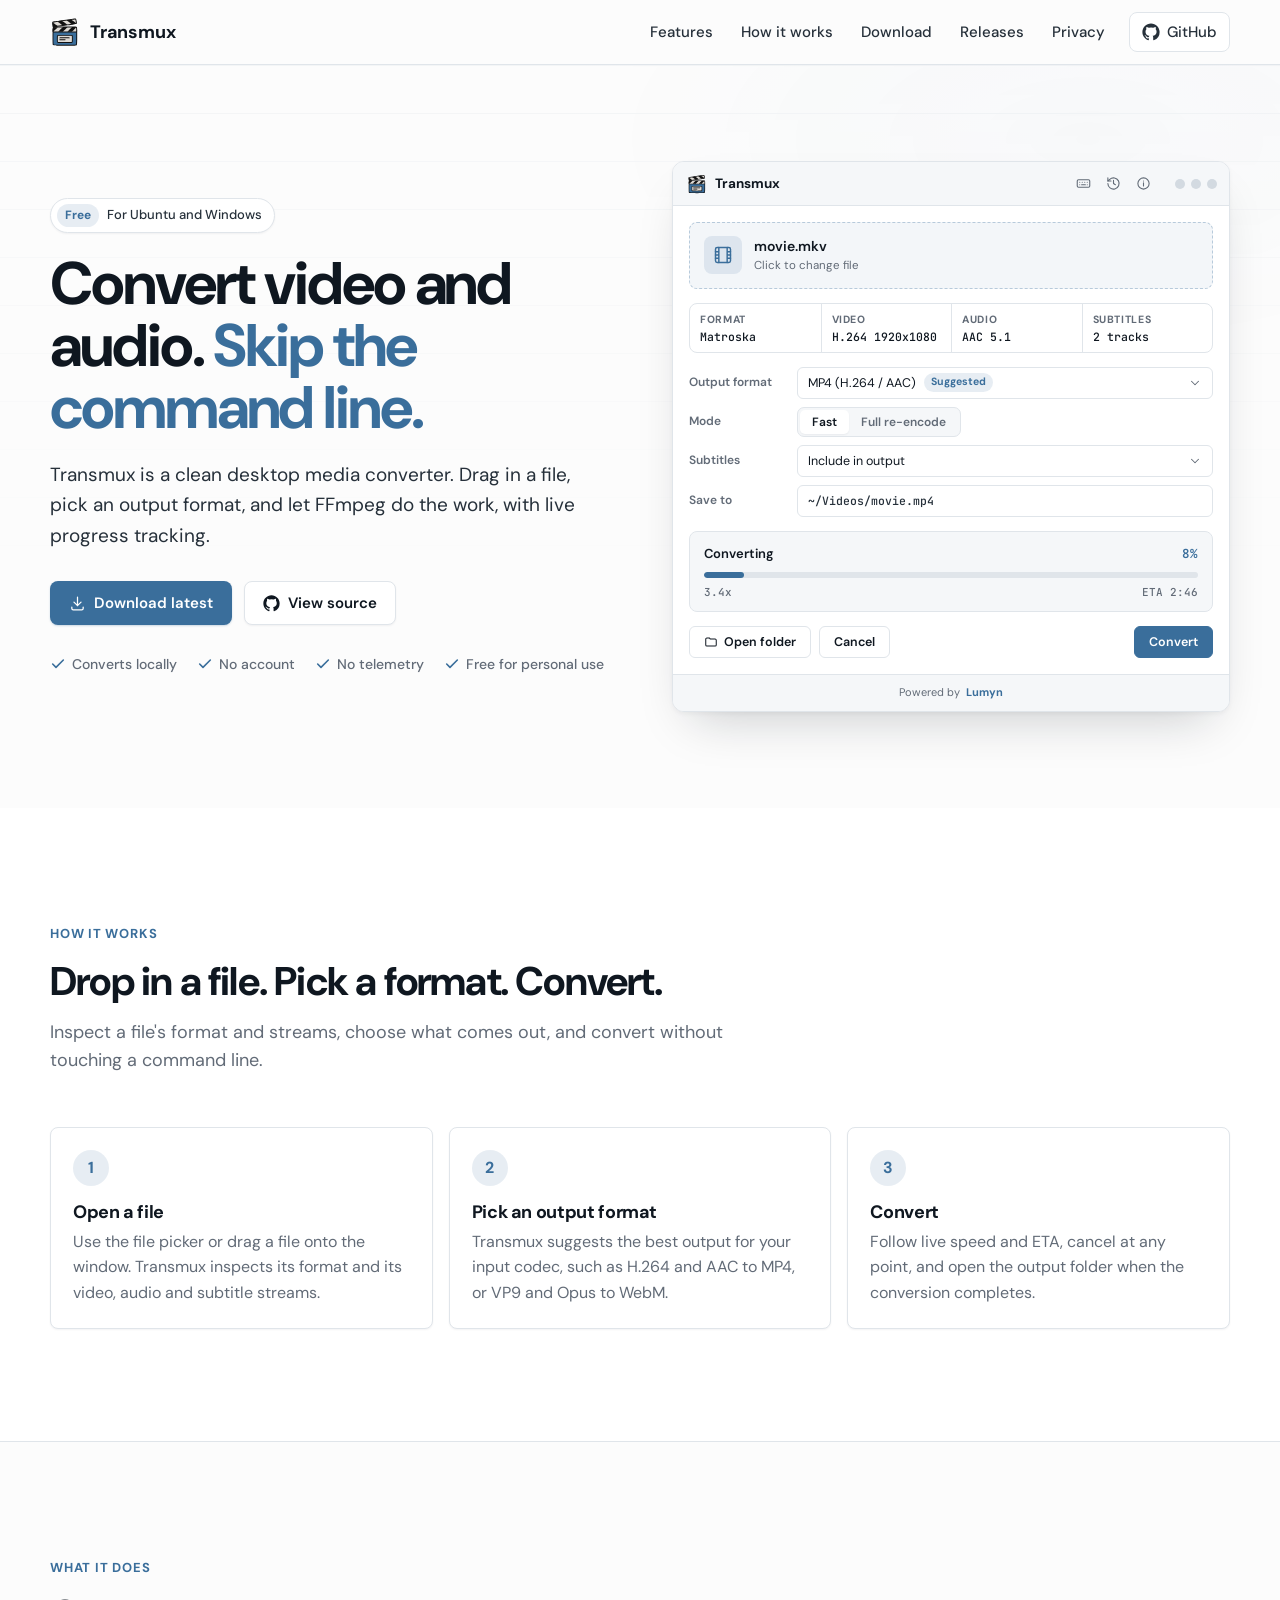
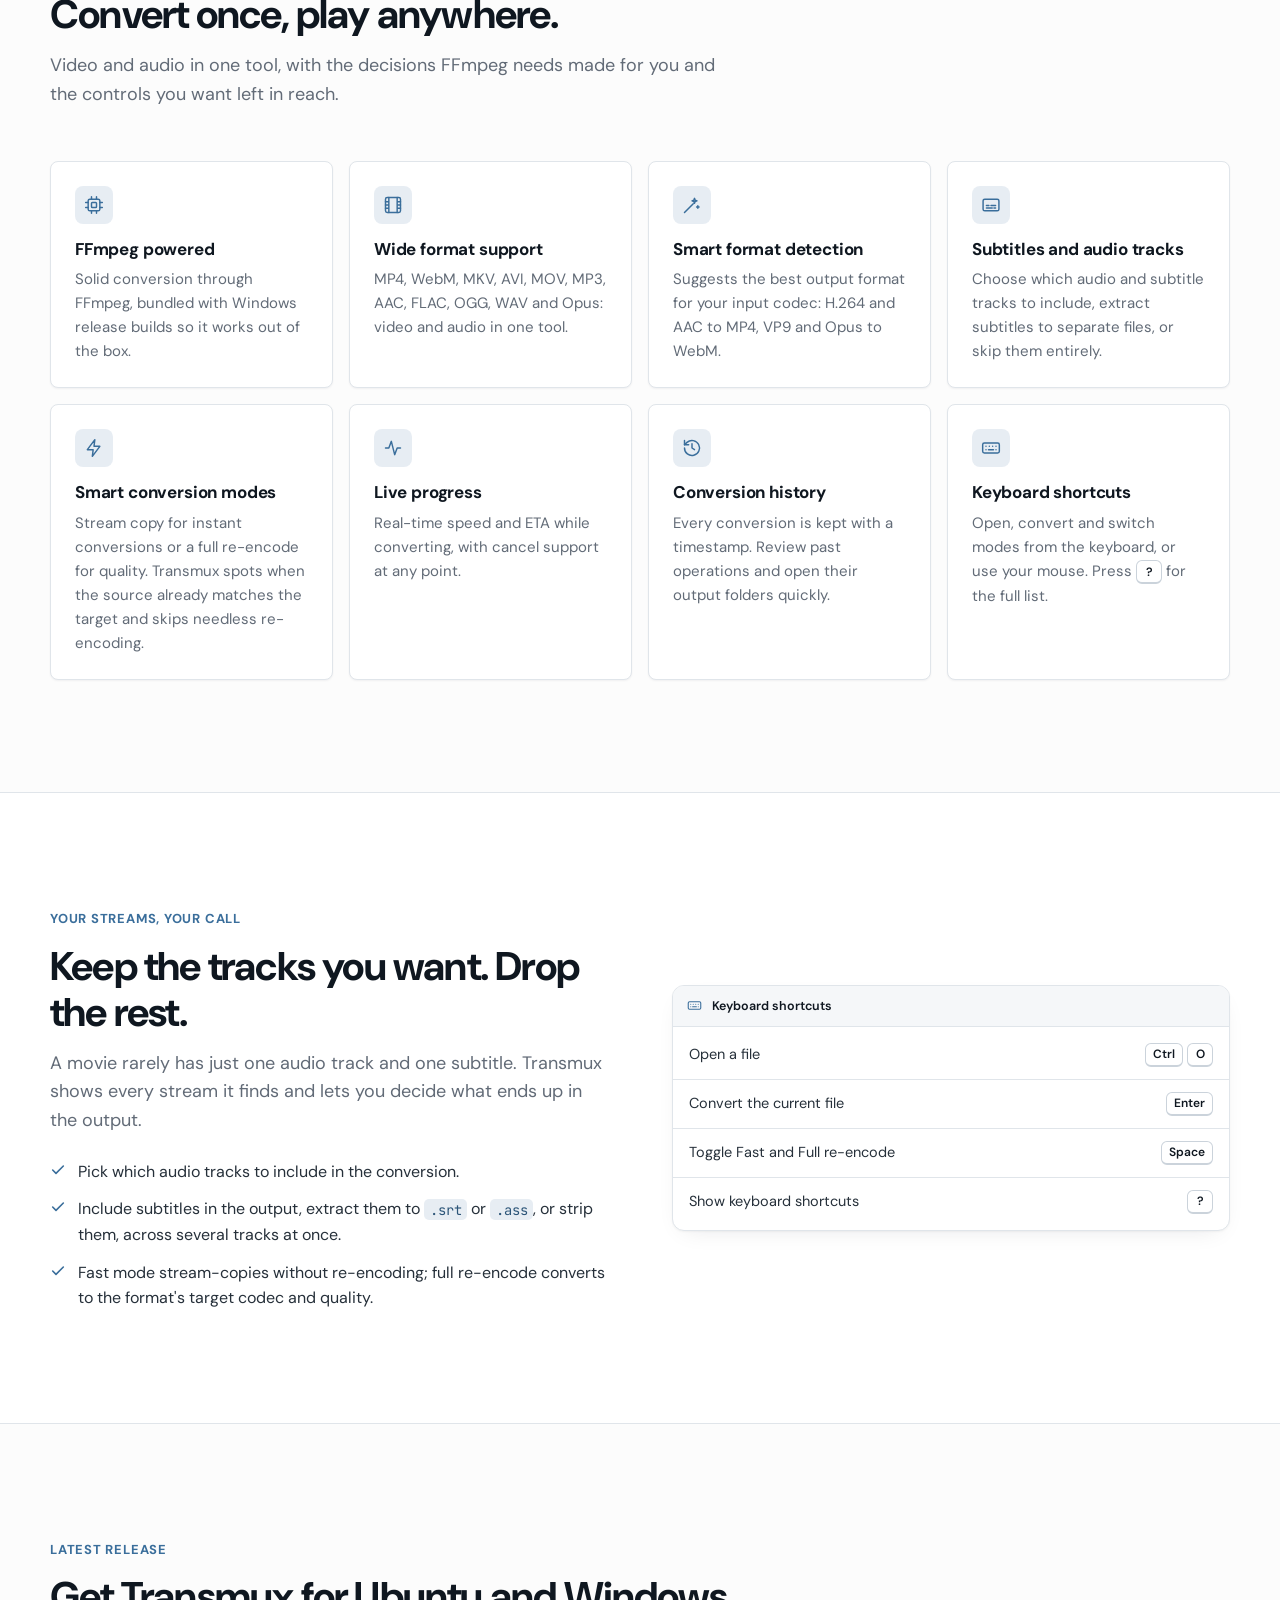
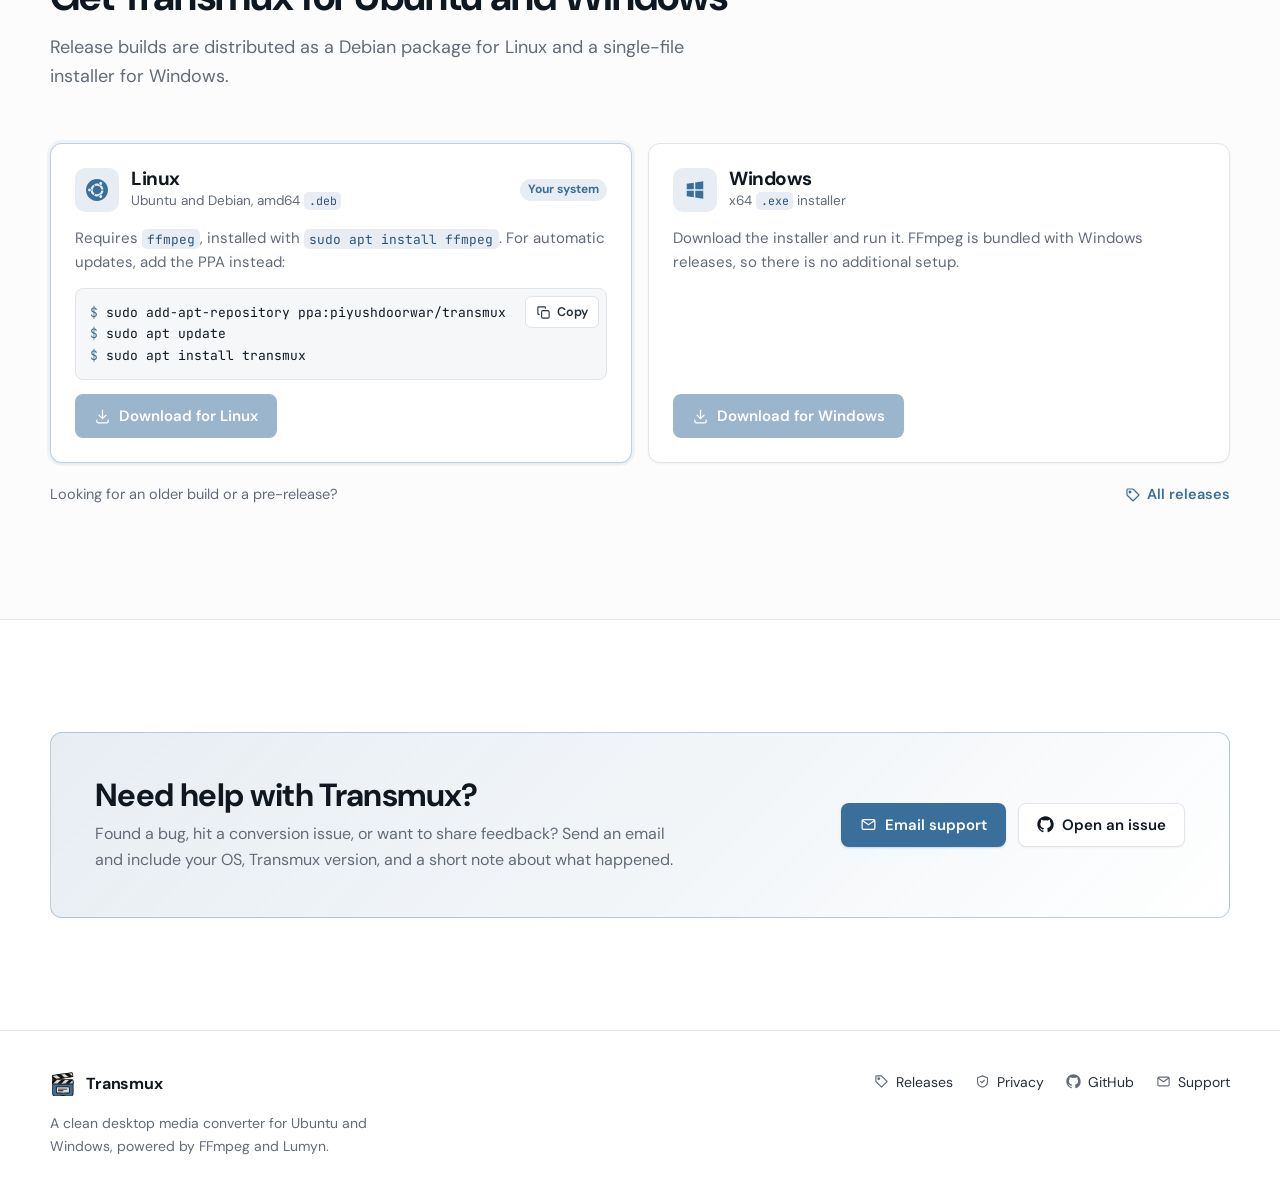
<file: site/index.html>
<!doctype html>
<html lang="en">
  <head>
    <meta charset="utf-8" />
    <meta name="viewport" content="width=device-width, initial-scale=1" />
    <meta
      name="description"
      content="Transmux is a clean desktop media converter for Windows and Linux, powered by FFmpeg."
    />
    <meta name="author" content="Piyush Doorwar" />
    <meta name="application-name" content="Transmux" />
    <meta name="robots" content="index, follow, max-image-preview:large" />
    <meta name="theme-color" content="#FCFCFC" media="(prefers-color-scheme: light)" />
    <meta name="theme-color" content="#161719" media="(prefers-color-scheme: dark)" />
    <meta name="color-scheme" content="light dark" />
    <link rel="canonical" href="https://piyushdoorwar.github.io/transmux/" />

    <meta property="og:type" content="website" />
    <meta property="og:site_name" content="Transmux" />
    <meta property="og:locale" content="en_US" />
    <meta property="og:title" content="Transmux — Desktop Media Converter" />
    <meta
      property="og:description"
      content="Convert video and audio on Windows and Linux with a clean, FFmpeg-powered desktop app."
    />
    <meta property="og:url" content="https://piyushdoorwar.github.io/transmux/" />
    <meta property="og:image" content="https://piyushdoorwar.github.io/transmux/assets/transmux.svg" />
    <meta property="og:image:alt" content="Transmux media converter logo" />

    <meta name="twitter:card" content="summary" />
    <meta name="twitter:title" content="Transmux — Desktop Media Converter" />
    <meta
      name="twitter:description"
      content="Convert video and audio on Windows and Linux with a clean, FFmpeg-powered desktop app."
    />
    <meta name="twitter:image" content="https://piyushdoorwar.github.io/transmux/assets/transmux.svg" />
    <meta name="twitter:image:alt" content="Transmux media converter logo" />

    <title>Transmux — Free Desktop Media Converter</title>
    <link rel="icon" href="assets/transmux.svg" type="image/svg+xml" />
    <link rel="preconnect" href="https://fonts.googleapis.com" />
    <link rel="preconnect" href="https://fonts.gstatic.com" crossorigin />
    <link
      rel="stylesheet"
      href="https://fonts.googleapis.com/css2?family=DM+Sans:opsz,wght@9..40,400;9..40,500;9..40,600;9..40,700&family=JetBrains+Mono:wght@400;500;600;700&display=swap"
    />
    <link rel="stylesheet" href="styles.css" />
    <script>document.documentElement.classList.add("js");</script>
    <script type="application/ld+json">
      {
        "@context": "https://schema.org",
        "@type": "SoftwareApplication",
        "name": "Transmux",
        "description": "A clean desktop media converter for Windows and Linux, powered by FFmpeg.",
        "url": "https://piyushdoorwar.github.io/transmux/",
        "downloadUrl": "https://piyushdoorwar.github.io/transmux/releases/",
        "applicationCategory": "MultimediaApplication",
        "operatingSystem": "Windows, Linux",
        "image": "https://piyushdoorwar.github.io/transmux/assets/transmux.svg",
        "author": {
          "@type": "Person",
          "name": "Piyush Doorwar",
          "url": "https://github.com/piyushdoorwar"
        },
        "offers": {
          "@type": "Offer",
          "price": "0",
          "priceCurrency": "USD"
        },
        "sameAs": "https://github.com/piyushdoorwar/transmux"
      }
    </script>
  </head>
  <body>
    <a class="skip-link" href="#main">Skip to content</a>

    <header class="topbar">
      <div class="wrap">
        <a class="brand" href="./" aria-label="Transmux home">
          <img src="assets/transmux.svg" alt="" width="30" height="30" />
          <span>Transmux</span>
        </a>
        <button class="nav-toggle" type="button" aria-label="Open menu" aria-expanded="false" aria-controls="site-nav">
          <svg class="ic i-menu" aria-hidden="true"><use href="assets/icons.svg#i-menu" /></svg>
          <svg class="ic i-close" aria-hidden="true"><use href="assets/icons.svg#i-close" /></svg>
        </button>
        <nav class="nav" id="site-nav" aria-label="Primary">
          <a href="#features">Features</a>
          <a href="#how">How it works</a>
          <a href="#download">Download</a>
          <a href="releases/">Releases</a>
          <a href="policy/">Privacy</a>
          <a class="nav-gh" href="https://github.com/piyushdoorwar/transmux" rel="noreferrer">
            <svg class="ic" aria-hidden="true"><use href="assets/icons.svg#i-github" /></svg>
            <span>GitHub</span>
          </a>
        </nav>
      </div>
    </header>

    <main id="main">
      <!-- Hero -->
      <section class="hero">
        <div class="wrap hero-grid">
          <div class="hero-copy">
            <span class="pill"><b>Free</b> For Ubuntu and Windows</span>
            <h1>Convert video and audio. <em>Skip the command line.</em></h1>
            <p class="lede">
              Transmux is a clean desktop media converter. Drag in a file, pick an output format, and
              let FFmpeg do the work, with live progress tracking.
            </p>
            <div class="actions">
              <a class="btn btn-primary" id="downloadLink" href="#download">
                <svg class="ic" aria-hidden="true"><use href="assets/icons.svg#i-download" /></svg>
                <span id="downloadLabel">Download latest</span>
              </a>
              <a class="btn btn-secondary" href="https://github.com/piyushdoorwar/transmux" rel="noreferrer">
                <svg class="ic" aria-hidden="true"><use href="assets/icons.svg#i-github" /></svg>
                <span>View source</span>
              </a>
            </div>
            <ul class="checks">
              <li><svg class="ic" aria-hidden="true"><use href="assets/icons.svg#i-check" /></svg>Converts locally</li>
              <li><svg class="ic" aria-hidden="true"><use href="assets/icons.svg#i-check" /></svg>No account</li>
              <li><svg class="ic" aria-hidden="true"><use href="assets/icons.svg#i-check" /></svg>No telemetry</li>
              <li><svg class="ic" aria-hidden="true"><use href="assets/icons.svg#i-check" /></svg>Free for personal use</li>
            </ul>
          </div>

          <!-- Product mock, drawn in HTML and CSS -->
          <div class="mock" id="mock" role="img" aria-label="The Transmux window converting movie.mkv to MP4, with its media summary, output format, mode and live progress">
            <div class="mock-chrome" aria-hidden="true">
              <div class="mock-title"><img src="assets/transmux.svg" alt="" width="20" height="20" />Transmux</div>
              <div class="mock-tools">
                <span><svg class="ic"><use href="assets/icons.svg#i-keyboard" /></svg></span>
                <span><svg class="ic"><use href="assets/icons.svg#i-history" /></svg></span>
                <span><svg class="ic"><use href="assets/icons.svg#i-info" /></svg></span>
              </div>
              <div class="mock-dots"><i></i><i></i><i></i></div>
            </div>

            <div class="mock-body" aria-hidden="true">
              <div class="cv-file">
                <div class="cv-file-icon"><svg class="ic"><use href="assets/icons.svg#i-film" /></svg></div>
                <div>
                  <b>movie.mkv</b>
                  <small>Click to change file</small>
                </div>
              </div>

              <div class="cv-summary">
                <div><small>Format</small><span>Matroska</span></div>
                <div><small>Video</small><span>H.264 1920x1080</span></div>
                <div><small>Audio</small><span>AAC 5.1</span></div>
                <div><small>Subtitles</small><span>2 tracks</span></div>
              </div>

              <div class="cv-fields">
                <div class="cv-row">
                  <small>Output format</small>
                  <div class="cv-select"><span>MP4 (H.264 / AAC)</span><span class="tag">Suggested</span><svg class="ic"><use href="assets/icons.svg#i-chevron" /></svg></div>
                </div>
                <div class="cv-row">
                  <small>Mode</small>
                  <div class="cv-seg" id="mockMode">
                    <button type="button" tabindex="-1" aria-pressed="true">Fast</button>
                    <button type="button" tabindex="-1" aria-pressed="false">Full re-encode</button>
                  </div>
                </div>
                <div class="cv-row">
                  <small>Subtitles</small>
                  <div class="cv-select"><span>Include in output</span><svg class="ic"><use href="assets/icons.svg#i-chevron" /></svg></div>
                </div>
                <div class="cv-row">
                  <small>Save to</small>
                  <div class="cv-select"><span class="cv-path">~/Videos/movie.mp4</span></div>
                </div>
              </div>

              <div class="cv-progress" id="mockProgress">
                <div class="cv-progress-top">
                  <b id="progLabel">Converting</b>
                  <span class="pct" id="progPercent">38%</span>
                </div>
                <div class="cv-bar"><i id="progBar"></i></div>
                <div class="cv-progress-meta">
                  <span id="progSpeed">3.4x</span>
                  <span id="progEta">ETA 1:52</span>
                </div>
              </div>

              <div class="cv-actions">
                <span class="cv-btn"><svg class="ic"><use href="assets/icons.svg#i-folder" /></svg>Open folder</span>
                <span class="cv-btn">Cancel</span>
                <span class="cv-btn primary">Convert</span>
              </div>
            </div>
            <div class="mock-foot" aria-hidden="true">Powered by <b>Lumyn</b></div>
          </div>
        </div>
      </section>

      <!-- How it works -->
      <section class="section tint" id="how">
        <div class="wrap">
          <div class="section-head" data-reveal>
            <span class="eyebrow">How it works</span>
            <h2>Drop in a file. Pick a format. Convert.</h2>
            <p>Inspect a file's format and streams, choose what comes out, and convert without touching a command line.</p>
          </div>
          <div class="steps">
            <div class="step" data-reveal>
              <h3>Open a file</h3>
              <p>Use the file picker or drag a file onto the window. Transmux inspects its format and its video, audio and subtitle streams.</p>
            </div>
            <div class="step" data-reveal style="--d: 0.06s">
              <h3>Pick an output format</h3>
              <p>Transmux suggests the best output for your input codec, such as H.264 and AAC to MP4, or VP9 and Opus to WebM.</p>
            </div>
            <div class="step" data-reveal style="--d: 0.12s">
              <h3>Convert</h3>
              <p>Follow live speed and ETA, cancel at any point, and open the output folder when the conversion completes.</p>
            </div>
          </div>
        </div>
      </section>

      <!-- Features -->
      <section class="section" id="features">
        <div class="wrap">
          <div class="section-head" data-reveal>
            <span class="eyebrow">What it does</span>
            <h2>Convert once, play anywhere.</h2>
            <p>Video and audio in one tool, with the decisions FFmpeg needs made for you and the controls you want left in reach.</p>
          </div>

          <div class="features">
            <article class="card" data-reveal>
              <div class="icon"><svg class="ic" aria-hidden="true"><use href="assets/icons.svg#i-cpu" /></svg></div>
              <h3>FFmpeg powered</h3>
              <p>Solid conversion through FFmpeg, bundled with Windows release builds so it works out of the box.</p>
            </article>
            <article class="card" data-reveal style="--d: 0.04s">
              <div class="icon"><svg class="ic" aria-hidden="true"><use href="assets/icons.svg#i-film" /></svg></div>
              <h3>Wide format support</h3>
              <p>MP4, WebM, MKV, AVI, MOV, MP3, AAC, FLAC, OGG, WAV and Opus: video and audio in one tool.</p>
            </article>
            <article class="card" data-reveal style="--d: 0.08s">
              <div class="icon"><svg class="ic" aria-hidden="true"><use href="assets/icons.svg#i-wand" /></svg></div>
              <h3>Smart format detection</h3>
              <p>Suggests the best output format for your input codec: H.264 and AAC to MP4, VP9 and Opus to WebM.</p>
            </article>
            <article class="card" data-reveal style="--d: 0.12s">
              <div class="icon"><svg class="ic" aria-hidden="true"><use href="assets/icons.svg#i-subtitles" /></svg></div>
              <h3>Subtitles and audio tracks</h3>
              <p>Choose which audio and subtitle tracks to include, extract subtitles to separate files, or skip them entirely.</p>
            </article>
            <article class="card" data-reveal>
              <div class="icon"><svg class="ic" aria-hidden="true"><use href="assets/icons.svg#i-zap" /></svg></div>
              <h3>Smart conversion modes</h3>
              <p>Stream copy for instant conversions or a full re-encode for quality. Transmux spots when the source already matches the target and skips needless re-encoding.</p>
            </article>
            <article class="card" data-reveal style="--d: 0.04s">
              <div class="icon"><svg class="ic" aria-hidden="true"><use href="assets/icons.svg#i-activity" /></svg></div>
              <h3>Live progress</h3>
              <p>Real-time speed and ETA while converting, with cancel support at any point.</p>
            </article>
            <article class="card" data-reveal style="--d: 0.08s">
              <div class="icon"><svg class="ic" aria-hidden="true"><use href="assets/icons.svg#i-history" /></svg></div>
              <h3>Conversion history</h3>
              <p>Every conversion is kept with a timestamp. Review past operations and open their output folders quickly.</p>
            </article>
            <article class="card" data-reveal style="--d: 0.12s">
              <div class="icon"><svg class="ic" aria-hidden="true"><use href="assets/icons.svg#i-keyboard" /></svg></div>
              <h3>Keyboard shortcuts</h3>
              <p>Open, convert and switch modes from the keyboard, or use your mouse. Press <kbd>?</kbd> for the full list.</p>
            </article>
          </div>
        </div>
      </section>

      <!-- Tracks and shortcuts -->
      <section class="section tint" id="tracks">
        <div class="wrap split">
          <div class="section-head" data-reveal>
            <span class="eyebrow">Your streams, your call</span>
            <h2>Keep the tracks you want. Drop the rest.</h2>
            <p>
              A movie rarely has just one audio track and one subtitle. Transmux shows every stream it
              finds and lets you decide what ends up in the output.
            </p>
            <ul class="bullets">
              <li><svg class="ic" aria-hidden="true"><use href="assets/icons.svg#i-check" /></svg><span>Pick which audio tracks to include in the conversion.</span></li>
              <li><svg class="ic" aria-hidden="true"><use href="assets/icons.svg#i-check" /></svg><span>Include subtitles in the output, extract them to <code>.srt</code> or <code>.ass</code>, or strip them, across several tracks at once.</span></li>
              <li><svg class="ic" aria-hidden="true"><use href="assets/icons.svg#i-check" /></svg><span>Fast mode stream-copies without re-encoding; full re-encode converts to the format's target codec and quality.</span></li>
            </ul>
          </div>

          <div class="panel" data-reveal style="--d: 0.08s">
            <div class="panel-head">
              <svg class="ic" aria-hidden="true"><use href="assets/icons.svg#i-keyboard" /></svg>
              <b>Keyboard shortcuts</b>
            </div>
            <ul class="keys">
              <li><span>Open a file</span><span class="combo"><kbd>Ctrl</kbd><kbd>O</kbd></span></li>
              <li><span>Convert the current file</span><span class="combo"><kbd>Enter</kbd></span></li>
              <li><span>Toggle Fast and Full re-encode</span><span class="combo"><kbd>Space</kbd></span></li>
              <li><span>Show keyboard shortcuts</span><span class="combo"><kbd>?</kbd></span></li>
            </ul>
          </div>
        </div>
      </section>

      <!-- Download -->
      <section class="section" id="download">
        <div class="wrap">
          <div class="section-head" data-reveal>
            <span class="eyebrow">Latest release</span>
            <h2>Get Transmux for Ubuntu and Windows</h2>
            <p>Release builds are distributed as a Debian package for Linux and a single-file installer for Windows.</p>
          </div>

          <div class="platforms">
            <article class="platform" id="platform-linux" data-reveal>
              <div class="platform-head">
                <div class="os"><svg class="ic" aria-hidden="true"><use href="assets/icons.svg#i-ubuntu" /></svg></div>
                <div>
                  <h3>Linux</h3>
                  <small>Ubuntu and Debian, amd64 <code>.deb</code></small>
                </div>
                <span class="badge badge-soft hidden" data-detected>Your system</span>
              </div>
              <p>Requires <code>ffmpeg</code>, installed with <code>sudo apt install ffmpeg</code>. For automatic updates, add the PPA instead:</p>
              <div class="cmd">
                <pre><code><span class="prompt">$ </span>sudo add-apt-repository ppa:piyushdoorwar/transmux
<span class="prompt">$ </span>sudo apt update
<span class="prompt">$ </span>sudo apt install transmux</code></pre>
                <button class="copy-btn" type="button" data-copy="sudo add-apt-repository ppa:piyushdoorwar/transmux&#10;sudo apt update&#10;sudo apt install transmux" aria-label="Copy PPA install commands">
                  <svg class="ic i-copy" aria-hidden="true"><use href="assets/icons.svg#i-copy" /></svg>
                  <svg class="ic i-check" aria-hidden="true"><use href="assets/icons.svg#i-check" /></svg>
                  <span>Copy</span>
                </button>
              </div>
              <a class="btn btn-primary" id="linuxDownloadLink" aria-disabled="true" aria-label="Download Transmux for Linux">
                <svg class="ic" aria-hidden="true"><use href="assets/icons.svg#i-download" /></svg>
                <span>Download for Linux</span>
              </a>
            </article>

            <article class="platform" id="platform-windows" data-reveal style="--d: 0.06s">
              <div class="platform-head">
                <div class="os"><svg class="ic" aria-hidden="true"><use href="assets/icons.svg#i-windows" /></svg></div>
                <div>
                  <h3>Windows</h3>
                  <small>x64 <code>.exe</code> installer</small>
                </div>
                <span class="badge badge-soft hidden" data-detected>Your system</span>
              </div>
              <p>Download the installer and run it. FFmpeg is bundled with Windows releases, so there is no additional setup.</p>
              <a class="btn btn-primary" id="windowsDownloadLink" aria-disabled="true" aria-label="Download Transmux for Windows">
                <svg class="ic" aria-hidden="true"><use href="assets/icons.svg#i-download" /></svg>
                <span>Download for Windows</span>
              </a>
            </article>
          </div>

          <div class="download-foot">
            <span>Looking for an older build or a pre-release?</span>
            <a href="releases/"><svg class="ic" aria-hidden="true"><use href="assets/icons.svg#i-tag" /></svg>All releases</a>
          </div>
        </div>
      </section>

      <!-- Support -->
      <section class="section tint" id="support">
        <div class="wrap">
          <div class="cta" data-reveal>
            <div>
              <h2>Need help with Transmux?</h2>
              <p>Found a bug, hit a conversion issue, or want to share feedback? Send an email and include your OS, Transmux version, and a short note about what happened.</p>
            </div>
            <div class="actions">
              <a class="btn btn-primary" href="mailto:piyushdoorwar+transmux@gmail.com">
                <svg class="ic" aria-hidden="true"><use href="assets/icons.svg#i-mail" /></svg>
                <span>Email support</span>
              </a>
              <a class="btn btn-secondary" href="https://github.com/piyushdoorwar/transmux/issues" rel="noreferrer">
                <svg class="ic" aria-hidden="true"><use href="assets/icons.svg#i-github" /></svg>
                <span>Open an issue</span>
              </a>
            </div>
          </div>
        </div>
      </section>
    </main>

    <footer class="footer">
      <div class="wrap">
        <div>
          <a class="brand" href="./">
            <img src="assets/transmux.svg" alt="" width="26" height="26" />
            <span>Transmux</span>
          </a>
          <p>A clean desktop media converter for Ubuntu and Windows, powered by FFmpeg and Lumyn.</p>
        </div>
        <nav class="footer-links" aria-label="Footer">
          <a href="releases/"><svg class="ic" aria-hidden="true"><use href="assets/icons.svg#i-tag" /></svg>Releases</a>
          <a href="policy/"><svg class="ic" aria-hidden="true"><use href="assets/icons.svg#i-shield" /></svg>Privacy</a>
          <a href="https://github.com/piyushdoorwar/transmux" rel="noreferrer"><svg class="ic" aria-hidden="true"><use href="assets/icons.svg#i-github" /></svg>GitHub</a>
          <a href="mailto:piyushdoorwar+transmux@gmail.com"><svg class="ic" aria-hidden="true"><use href="assets/icons.svg#i-mail" /></svg>Support</a>
        </nav>
      </div>
    </footer>

    <script src="image-guard.js"></script>
    <script src="app.js"></script>
    <!-- Cloudflare Web Analytics --><script type='module' src='https://static.cloudflareinsights.com/beacon.min.js' data-cf-beacon='{"token": "7bf02e12b7eb4bcfb147fbf33e347cd9"}'></script><!-- End Cloudflare Web Analytics -->
  </body>
</html>
</file>
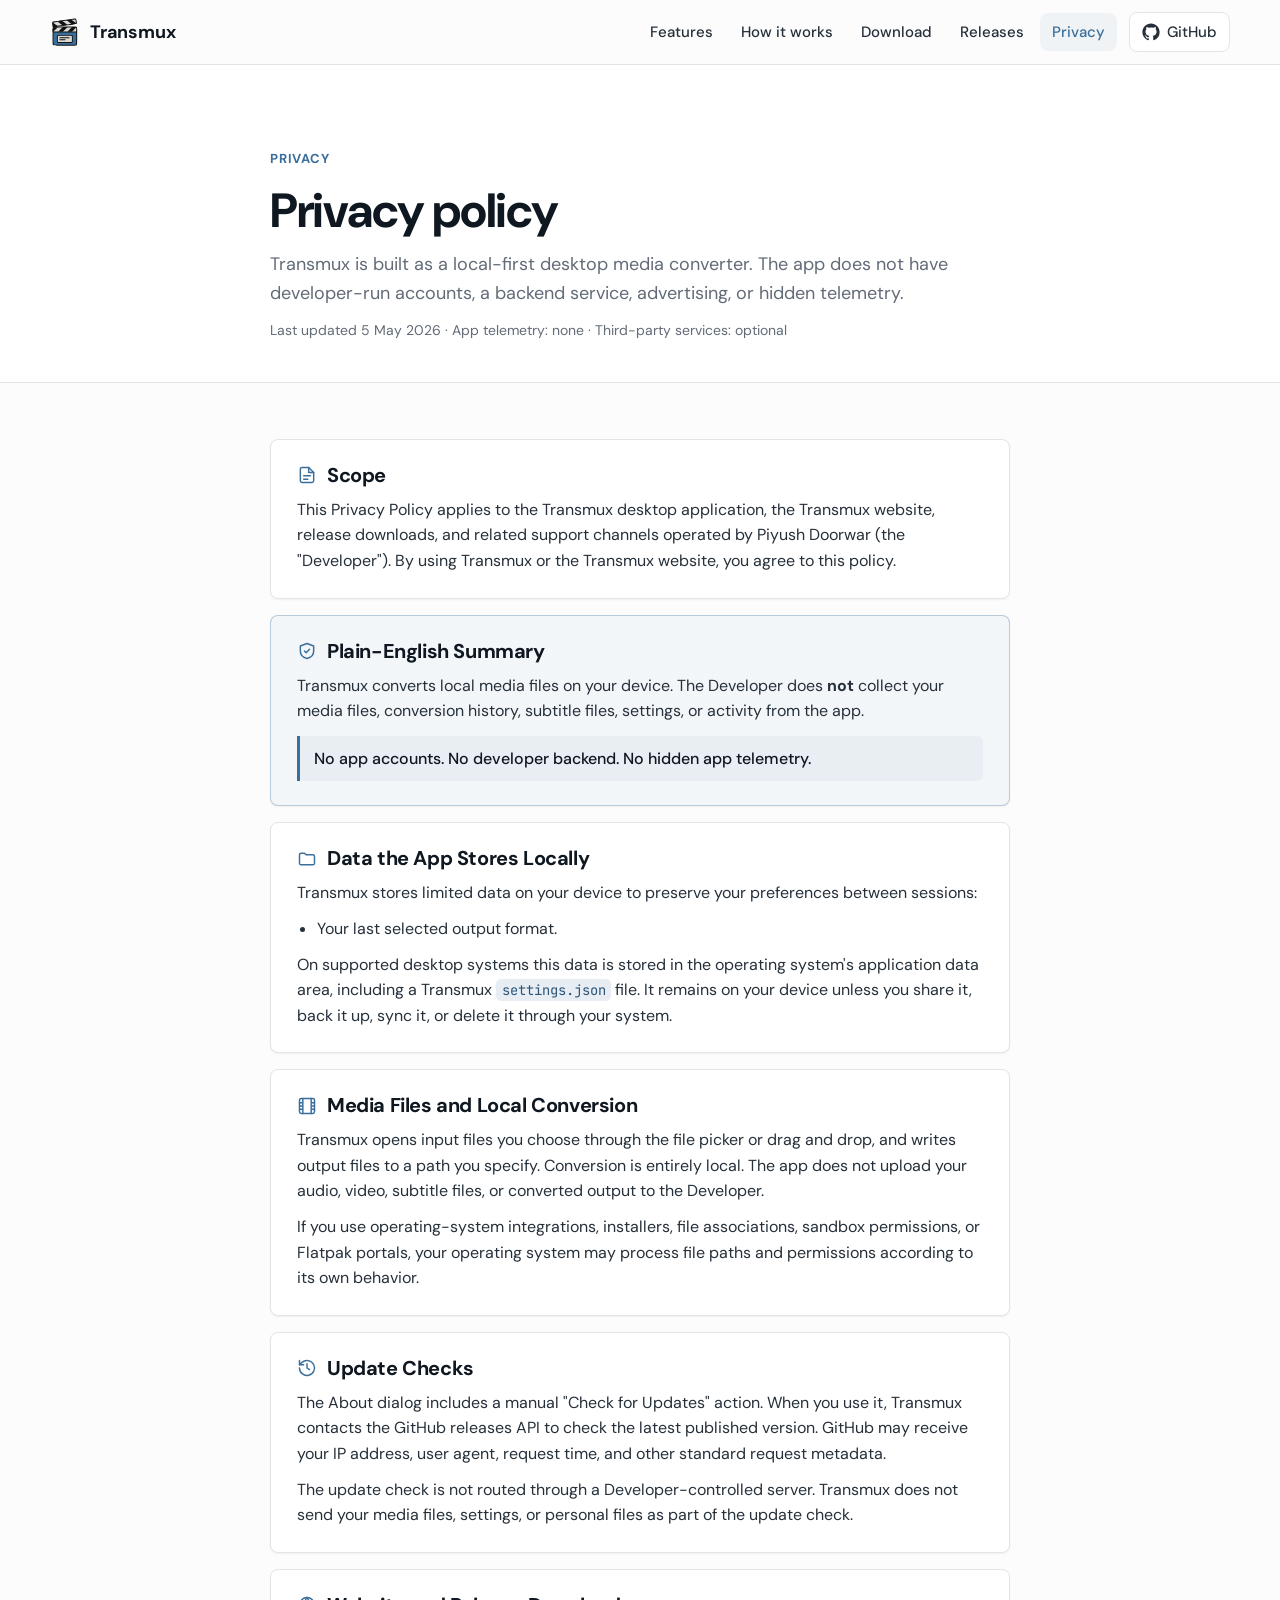
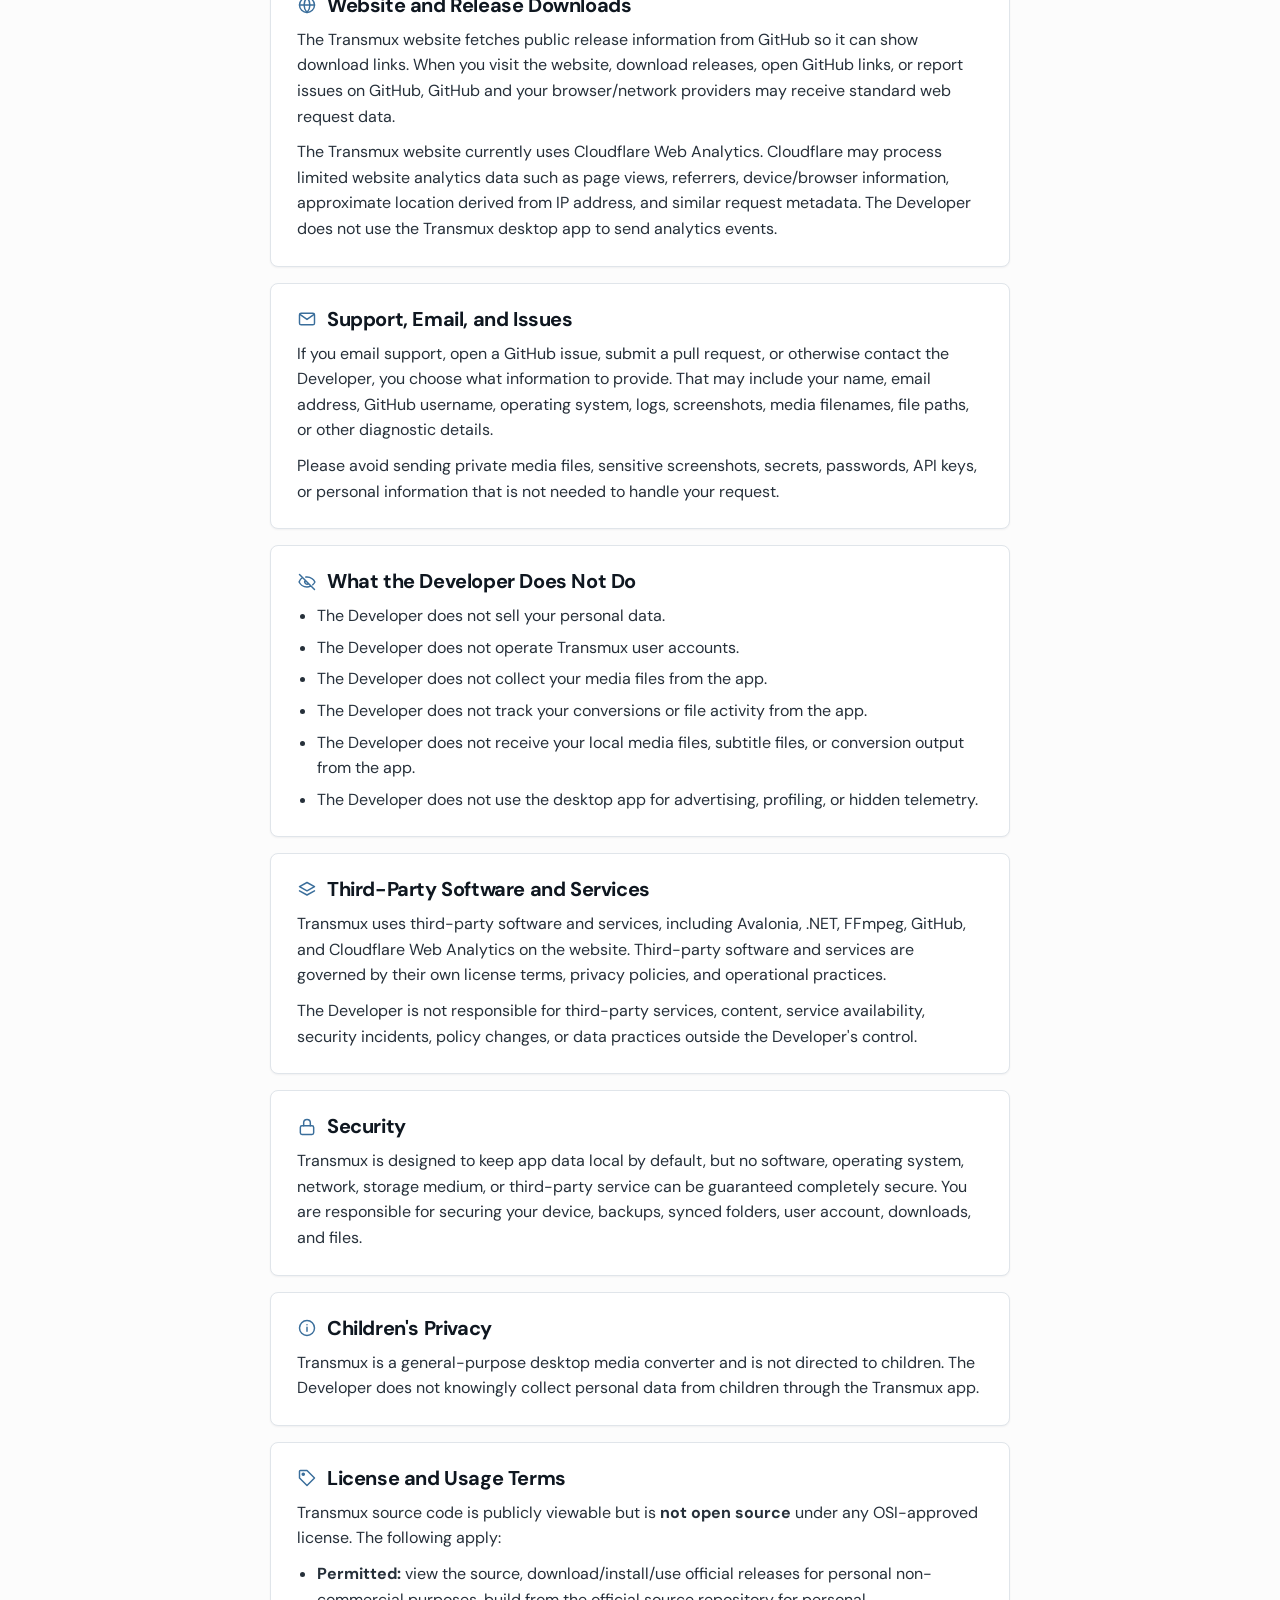
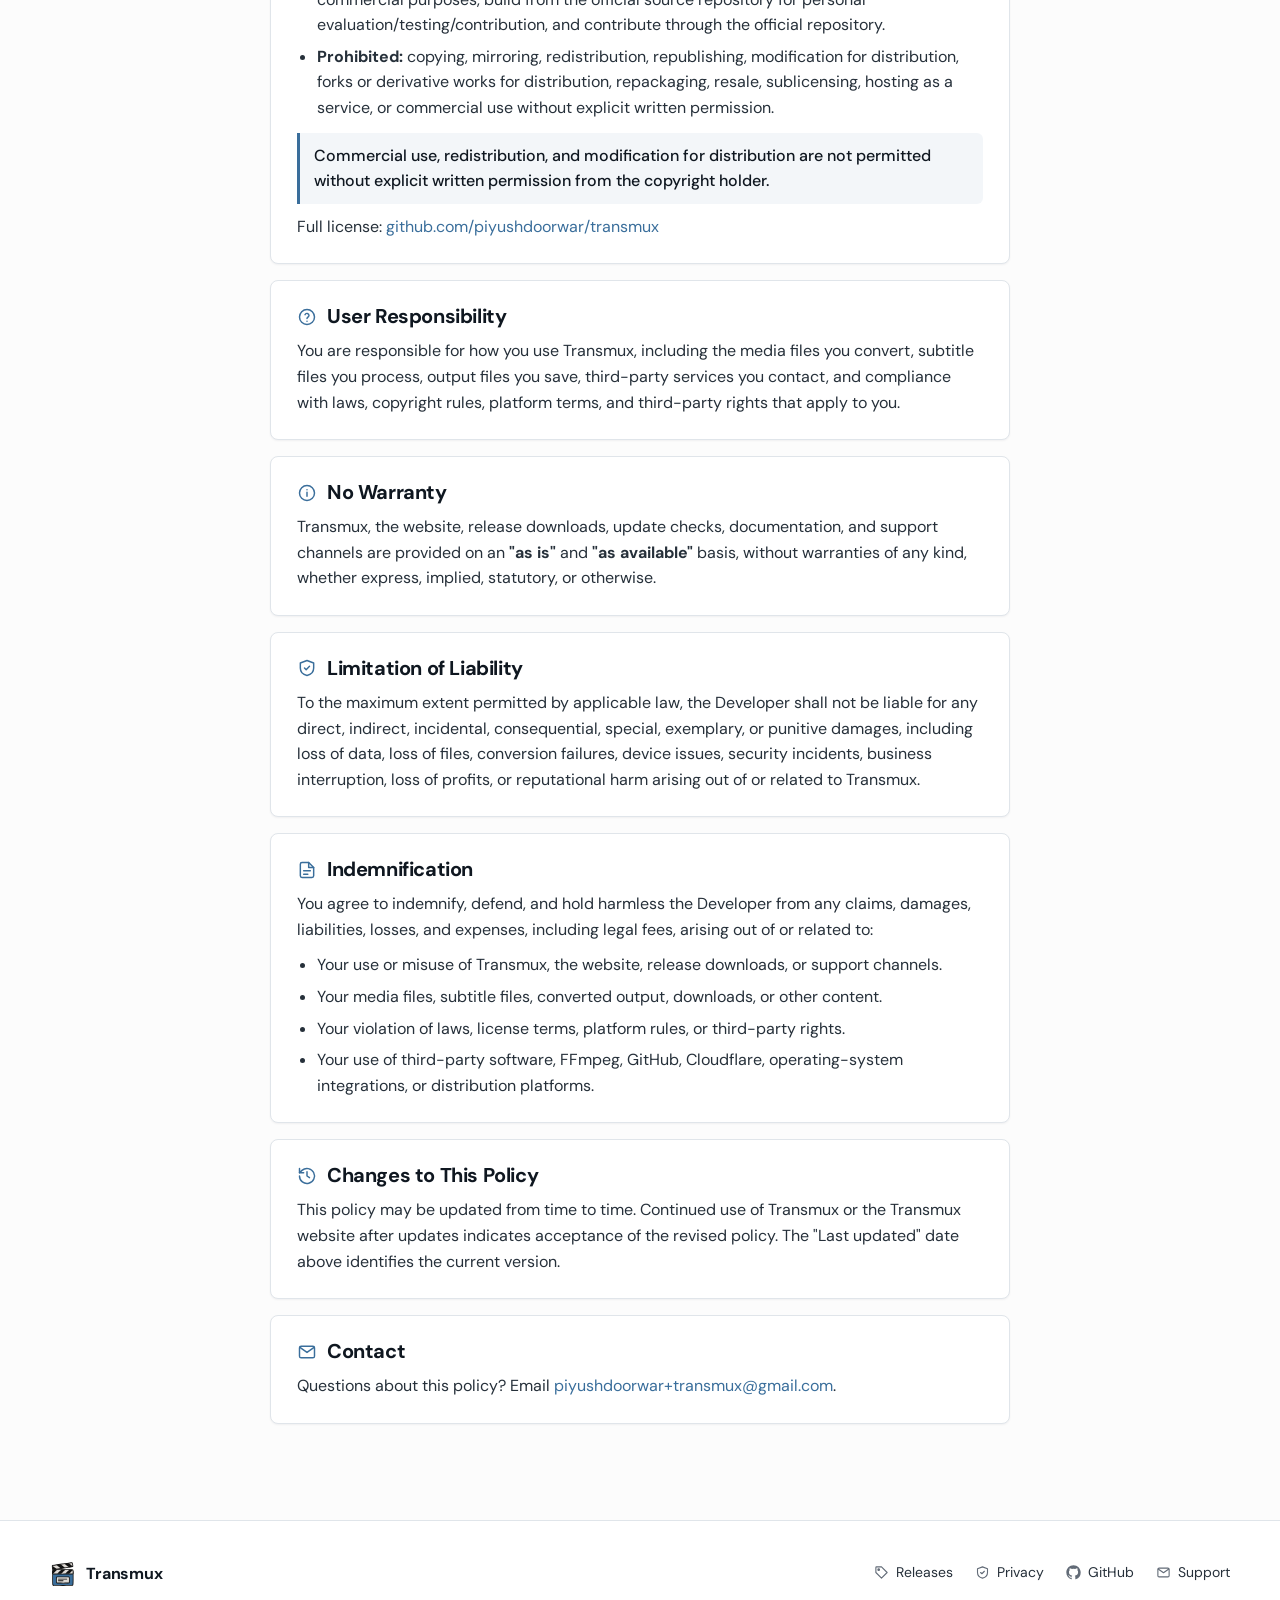
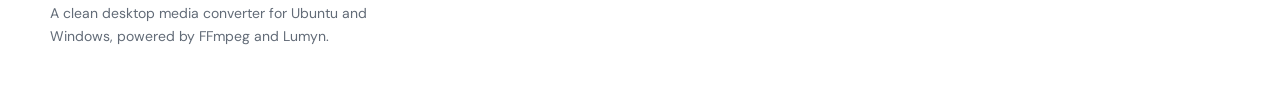
<file: site/policy/index.html>
<!doctype html>
<html lang="en">
  <head>
    <meta charset="utf-8" />
    <meta name="viewport" content="width=device-width, initial-scale=1" />
    <meta
      name="description"
      content="Transmux privacy policy - local-first desktop media converter, no app telemetry, clear third-party disclosures."
    />
    <meta name="author" content="Piyush Doorwar" />
    <meta name="application-name" content="Transmux" />
    <meta name="robots" content="index, follow, max-image-preview:large" />
    <meta name="theme-color" content="#FCFCFC" media="(prefers-color-scheme: light)" />
    <meta name="theme-color" content="#161719" media="(prefers-color-scheme: dark)" />
    <meta name="color-scheme" content="light dark" />
    <link rel="canonical" href="https://piyushdoorwar.github.io/transmux/policy/" />

    <meta property="og:type" content="website" />
    <meta property="og:site_name" content="Transmux" />
    <meta property="og:locale" content="en_US" />
    <meta property="og:title" content="Privacy Policy — Transmux" />
    <meta property="og:description" content="Learn how the local-first Transmux desktop app and website handle privacy and third-party services." />
    <meta property="og:url" content="https://piyushdoorwar.github.io/transmux/policy/" />
    <meta property="og:image" content="https://piyushdoorwar.github.io/transmux/assets/transmux.svg" />
    <meta property="og:image:alt" content="Transmux media converter logo" />

    <meta name="twitter:card" content="summary" />
    <meta name="twitter:title" content="Privacy Policy — Transmux" />
    <meta name="twitter:description" content="Learn how the local-first Transmux desktop app and website handle privacy and third-party services." />
    <meta name="twitter:image" content="https://piyushdoorwar.github.io/transmux/assets/transmux.svg" />
    <meta name="twitter:image:alt" content="Transmux media converter logo" />

    <title>Privacy Policy — Transmux</title>
    <link rel="icon" href="../assets/transmux.svg" type="image/svg+xml" />
    <link rel="preconnect" href="https://fonts.googleapis.com" />
    <link rel="preconnect" href="https://fonts.gstatic.com" crossorigin />
    <link
      rel="stylesheet"
      href="https://fonts.googleapis.com/css2?family=DM+Sans:opsz,wght@9..40,400;9..40,500;9..40,600;9..40,700&family=JetBrains+Mono:wght@400;500;600;700&display=swap"
    />
    <link rel="stylesheet" href="../styles.css" />
    <script type="application/ld+json">
      {
        "@context": "https://schema.org",
        "@type": "WebPage",
        "name": "Transmux Privacy Policy",
        "description": "Privacy policy for the Transmux desktop application and website.",
        "url": "https://piyushdoorwar.github.io/transmux/policy/",
        "isPartOf": {
          "@type": "WebSite",
          "name": "Transmux",
          "url": "https://piyushdoorwar.github.io/transmux/"
        }
      }
    </script>
  </head>
  <body>
    <a class="skip-link" href="#main">Skip to content</a>

    <header class="topbar">
      <div class="wrap">
        <a class="brand" href="../" aria-label="Transmux home">
          <img src="../assets/transmux.svg" alt="" width="30" height="30" />
          <span>Transmux</span>
        </a>
        <button class="nav-toggle" type="button" aria-label="Open menu" aria-expanded="false" aria-controls="site-nav">
          <svg class="ic i-menu" aria-hidden="true"><use href="../assets/icons.svg#i-menu" /></svg>
          <svg class="ic i-close" aria-hidden="true"><use href="../assets/icons.svg#i-close" /></svg>
        </button>
        <nav class="nav" id="site-nav" aria-label="Primary">
          <a href="../#features">Features</a>
          <a href="../#how">How it works</a>
          <a href="../#download">Download</a>
          <a href="../releases/">Releases</a>
          <a href="./" aria-current="page">Privacy</a>
          <a class="nav-gh" href="https://github.com/piyushdoorwar/transmux" rel="noreferrer">
            <svg class="ic" aria-hidden="true"><use href="../assets/icons.svg#i-github" /></svg>
            <span>GitHub</span>
          </a>
        </nav>
      </div>
    </header>

    <main id="main">
      <section class="page-hero">
        <div class="wrap narrow">
          <span class="eyebrow">Privacy</span>
          <h1>Privacy policy</h1>
          <p>Transmux is built as a local-first desktop media converter. The app does not have developer-run accounts, a backend service, advertising, or hidden telemetry.</p>
          <p class="updated">Last updated 5 May 2026 · App telemetry: none · Third-party services: optional</p>
        </div>
      </section>

      <div class="page-body">
        <div class="wrap narrow">
          <section class="prose-card">
            <h2><svg class="ic" aria-hidden="true"><use href="../assets/icons.svg#i-file" /></svg>Scope</h2>
            <p>This Privacy Policy applies to the Transmux desktop application, the Transmux website, release downloads, and related support channels operated by Piyush Doorwar (the "Developer"). By using Transmux or the Transmux website, you agree to this policy.</p>
          </section>

          <section class="prose-card callout">
            <h2><svg class="ic" aria-hidden="true"><use href="../assets/icons.svg#i-shield" /></svg>Plain-English Summary</h2>
            <p>Transmux converts local media files on your device. The Developer does <strong>not</strong> collect your media files, conversion history, subtitle files, settings, or activity from the app.</p>
            <p class="aside">No app accounts. No developer backend. No hidden app telemetry.</p>
          </section>

          <section class="prose-card">
            <h2><svg class="ic" aria-hidden="true"><use href="../assets/icons.svg#i-folder" /></svg>Data the App Stores Locally</h2>
            <p>Transmux stores limited data on your device to preserve your preferences between sessions:</p>
            <ul>
              <li>Your last selected output format.</li>
            </ul>
            <p>On supported desktop systems this data is stored in the operating system's application data area, including a Transmux <code>settings.json</code> file. It remains on your device unless you share it, back it up, sync it, or delete it through your system.</p>
          </section>

          <section class="prose-card">
            <h2><svg class="ic" aria-hidden="true"><use href="../assets/icons.svg#i-film" /></svg>Media Files and Local Conversion</h2>
            <p>Transmux opens input files you choose through the file picker or drag and drop, and writes output files to a path you specify. Conversion is entirely local. The app does not upload your audio, video, subtitle files, or converted output to the Developer.</p>
            <p>If you use operating-system integrations, installers, file associations, sandbox permissions, or Flatpak portals, your operating system may process file paths and permissions according to its own behavior.</p>
          </section>

          <section class="prose-card">
            <h2><svg class="ic" aria-hidden="true"><use href="../assets/icons.svg#i-history" /></svg>Update Checks</h2>
            <p>The About dialog includes a manual "Check for Updates" action. When you use it, Transmux contacts the GitHub releases API to check the latest published version. GitHub may receive your IP address, user agent, request time, and other standard request metadata.</p>
            <p>The update check is not routed through a Developer-controlled server. Transmux does not send your media files, settings, or personal files as part of the update check.</p>
          </section>

          <section class="prose-card">
            <h2><svg class="ic" aria-hidden="true"><use href="../assets/icons.svg#i-globe" /></svg>Website and Release Downloads</h2>
            <p>The Transmux website fetches public release information from GitHub so it can show download links. When you visit the website, download releases, open GitHub links, or report issues on GitHub, GitHub and your browser/network providers may receive standard web request data.</p>
            <p>The Transmux website currently uses Cloudflare Web Analytics. Cloudflare may process limited website analytics data such as page views, referrers, device/browser information, approximate location derived from IP address, and similar request metadata. The Developer does not use the Transmux desktop app to send analytics events.</p>
          </section>

          <section class="prose-card">
            <h2><svg class="ic" aria-hidden="true"><use href="../assets/icons.svg#i-mail" /></svg>Support, Email, and Issues</h2>
            <p>If you email support, open a GitHub issue, submit a pull request, or otherwise contact the Developer, you choose what information to provide. That may include your name, email address, GitHub username, operating system, logs, screenshots, media filenames, file paths, or other diagnostic details.</p>
            <p>Please avoid sending private media files, sensitive screenshots, secrets, passwords, API keys, or personal information that is not needed to handle your request.</p>
          </section>

          <section class="prose-card">
            <h2><svg class="ic" aria-hidden="true"><use href="../assets/icons.svg#i-eye-off" /></svg>What the Developer Does Not Do</h2>
            <ul>
              <li>The Developer does not sell your personal data.</li>
              <li>The Developer does not operate Transmux user accounts.</li>
              <li>The Developer does not collect your media files from the app.</li>
              <li>The Developer does not track your conversions or file activity from the app.</li>
              <li>The Developer does not receive your local media files, subtitle files, or conversion output from the app.</li>
              <li>The Developer does not use the desktop app for advertising, profiling, or hidden telemetry.</li>
            </ul>
          </section>

          <section class="prose-card">
            <h2><svg class="ic" aria-hidden="true"><use href="../assets/icons.svg#i-layers" /></svg>Third-Party Software and Services</h2>
            <p>Transmux uses third-party software and services, including Avalonia, .NET, FFmpeg, GitHub, and Cloudflare Web Analytics on the website. Third-party software and services are governed by their own license terms, privacy policies, and operational practices.</p>
            <p>The Developer is not responsible for third-party services, content, service availability, security incidents, policy changes, or data practices outside the Developer's control.</p>
          </section>

          <section class="prose-card">
            <h2><svg class="ic" aria-hidden="true"><use href="../assets/icons.svg#i-lock" /></svg>Security</h2>
            <p>Transmux is designed to keep app data local by default, but no software, operating system, network, storage medium, or third-party service can be guaranteed completely secure. You are responsible for securing your device, backups, synced folders, user account, downloads, and files.</p>
          </section>

          <section class="prose-card">
            <h2><svg class="ic" aria-hidden="true"><use href="../assets/icons.svg#i-info" /></svg>Children's Privacy</h2>
            <p>Transmux is a general-purpose desktop media converter and is not directed to children. The Developer does not knowingly collect personal data from children through the Transmux app.</p>
          </section>

          <section class="prose-card">
            <h2><svg class="ic" aria-hidden="true"><use href="../assets/icons.svg#i-tag" /></svg>License and Usage Terms</h2>
            <p>Transmux source code is publicly viewable but is <strong>not open source</strong> under any OSI-approved license. The following apply:</p>
            <ul>
              <li><strong>Permitted:</strong> view the source, download/install/use official releases for personal non-commercial purposes, build from the official source repository for personal evaluation/testing/contribution, and contribute through the official repository.</li>
              <li><strong>Prohibited:</strong> copying, mirroring, redistribution, republishing, modification for distribution, forks or derivative works for distribution, repackaging, resale, sublicensing, hosting as a service, or commercial use without explicit written permission.</li>
            </ul>
            <p class="aside">Commercial use, redistribution, and modification for distribution are not permitted without explicit written permission from the copyright holder.</p>
            <p>Full license: <a href="https://github.com/piyushdoorwar/transmux/blob/main/LICENSE" target="_blank" rel="noopener noreferrer">github.com/piyushdoorwar/transmux</a></p>
          </section>

          <section class="prose-card">
            <h2><svg class="ic" aria-hidden="true"><use href="../assets/icons.svg#i-support" /></svg>User Responsibility</h2>
            <p>You are responsible for how you use Transmux, including the media files you convert, subtitle files you process, output files you save, third-party services you contact, and compliance with laws, copyright rules, platform terms, and third-party rights that apply to you.</p>
          </section>

          <section class="prose-card">
            <h2><svg class="ic" aria-hidden="true"><use href="../assets/icons.svg#i-info" /></svg>No Warranty</h2>
            <p>Transmux, the website, release downloads, update checks, documentation, and support channels are provided on an <strong>"as is"</strong> and <strong>"as available"</strong> basis, without warranties of any kind, whether express, implied, statutory, or otherwise.</p>
          </section>

          <section class="prose-card">
            <h2><svg class="ic" aria-hidden="true"><use href="../assets/icons.svg#i-shield" /></svg>Limitation of Liability</h2>
            <p>To the maximum extent permitted by applicable law, the Developer shall not be liable for any direct, indirect, incidental, consequential, special, exemplary, or punitive damages, including loss of data, loss of files, conversion failures, device issues, security incidents, business interruption, loss of profits, or reputational harm arising out of or related to Transmux.</p>
          </section>

          <section class="prose-card">
            <h2><svg class="ic" aria-hidden="true"><use href="../assets/icons.svg#i-file" /></svg>Indemnification</h2>
            <p>You agree to indemnify, defend, and hold harmless the Developer from any claims, damages, liabilities, losses, and expenses, including legal fees, arising out of or related to:</p>
            <ul>
              <li>Your use or misuse of Transmux, the website, release downloads, or support channels.</li>
              <li>Your media files, subtitle files, converted output, downloads, or other content.</li>
              <li>Your violation of laws, license terms, platform rules, or third-party rights.</li>
              <li>Your use of third-party software, FFmpeg, GitHub, Cloudflare, operating-system integrations, or distribution platforms.</li>
            </ul>
          </section>

          <section class="prose-card">
            <h2><svg class="ic" aria-hidden="true"><use href="../assets/icons.svg#i-history" /></svg>Changes to This Policy</h2>
            <p>This policy may be updated from time to time. Continued use of Transmux or the Transmux website after updates indicates acceptance of the revised policy. The "Last updated" date above identifies the current version.</p>
          </section>

          <section class="prose-card">
            <h2><svg class="ic" aria-hidden="true"><use href="../assets/icons.svg#i-mail" /></svg>Contact</h2>
            <p>Questions about this policy? Email <a href="mailto:piyushdoorwar+transmux@gmail.com">piyushdoorwar+transmux@gmail.com</a>.</p>
          </section>
        </div>
      </div>
    </main>

    <footer class="footer">
      <div class="wrap">
        <div>
          <a class="brand" href="../">
            <img src="../assets/transmux.svg" alt="" width="26" height="26" />
            <span>Transmux</span>
          </a>
          <p>A clean desktop media converter for Ubuntu and Windows, powered by FFmpeg and Lumyn.</p>
        </div>
        <nav class="footer-links" aria-label="Footer">
          <a href="../releases/"><svg class="ic" aria-hidden="true"><use href="../assets/icons.svg#i-tag" /></svg>Releases</a>
          <a href="./"><svg class="ic" aria-hidden="true"><use href="../assets/icons.svg#i-shield" /></svg>Privacy</a>
          <a href="https://github.com/piyushdoorwar/transmux" rel="noreferrer"><svg class="ic" aria-hidden="true"><use href="../assets/icons.svg#i-github" /></svg>GitHub</a>
          <a href="mailto:piyushdoorwar+transmux@gmail.com"><svg class="ic" aria-hidden="true"><use href="../assets/icons.svg#i-mail" /></svg>Support</a>
        </nav>
      </div>
    </footer>

    <script src="../image-guard.js"></script>
    <script src="../app.js"></script>
    <!-- Cloudflare Web Analytics --><script type='module' src='https://static.cloudflareinsights.com/beacon.min.js' data-cf-beacon='{"token": "7bf02e12b7eb4bcfb147fbf33e347cd9"}'></script><!-- End Cloudflare Web Analytics -->
  </body>
</html>
</file>
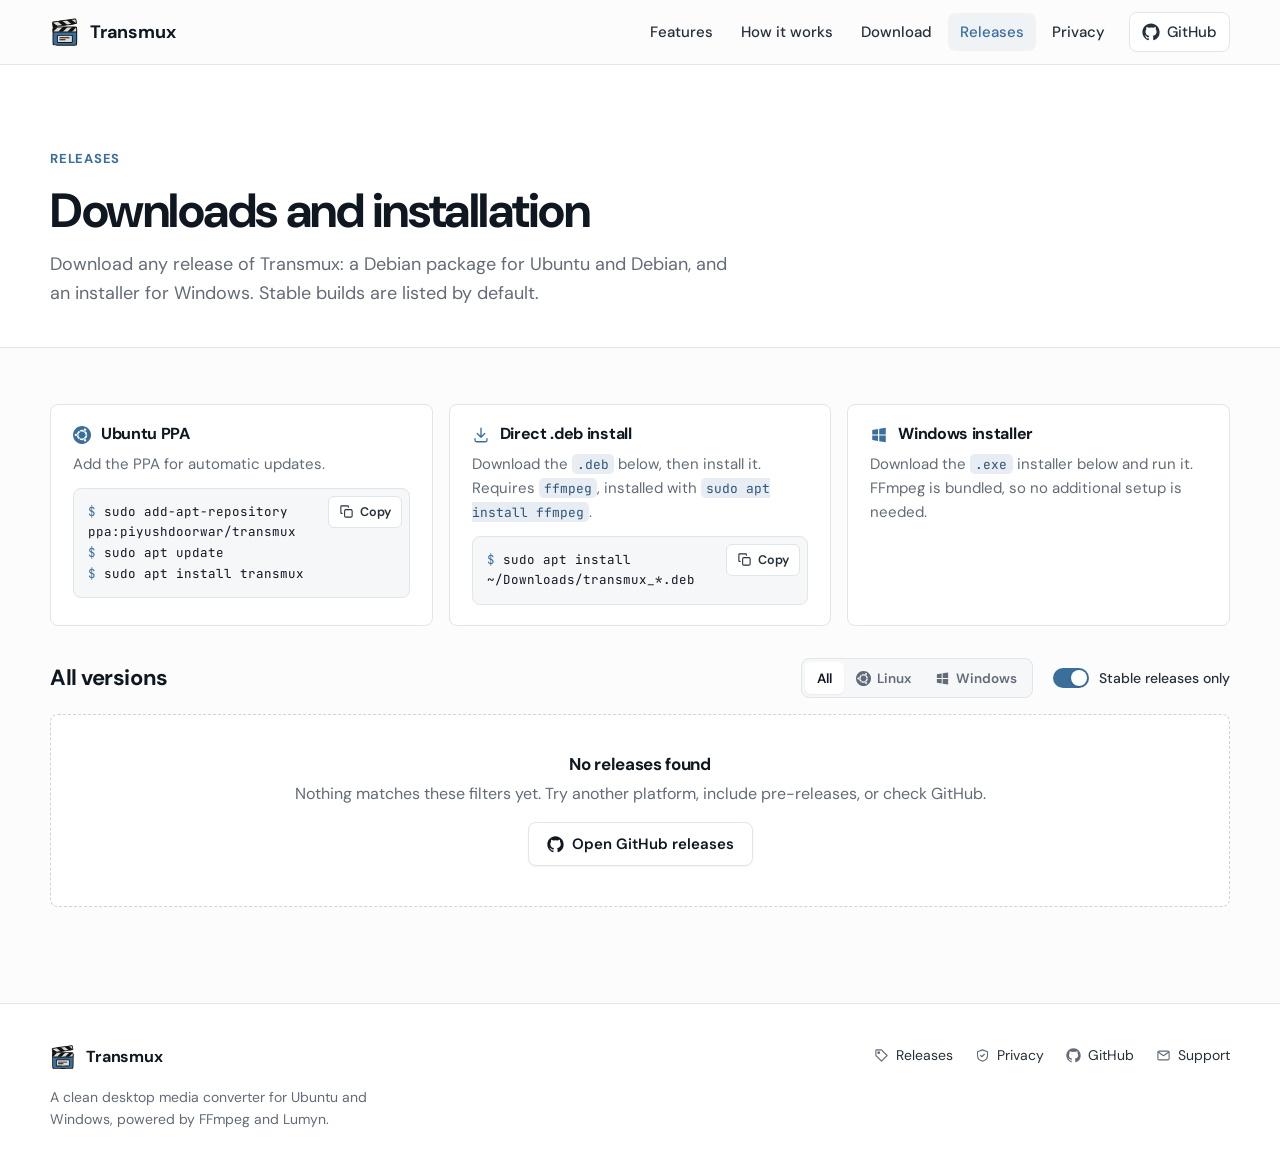
<file: site/releases/index.html>
<!doctype html>
<html lang="en">
  <head>
    <meta charset="utf-8" />
    <meta name="viewport" content="width=device-width, initial-scale=1" />
    <meta name="description" content="Download current and previous Transmux releases for Linux and Windows, with installation instructions." />
    <meta name="author" content="Piyush Doorwar" />
    <meta name="application-name" content="Transmux" />
    <meta name="robots" content="index, follow, max-image-preview:large" />
    <meta name="theme-color" content="#FCFCFC" media="(prefers-color-scheme: light)" />
    <meta name="theme-color" content="#161719" media="(prefers-color-scheme: dark)" />
    <meta name="color-scheme" content="light dark" />
    <link rel="canonical" href="https://piyushdoorwar.github.io/transmux/releases/" />

    <meta property="og:type" content="website" />
    <meta property="og:site_name" content="Transmux" />
    <meta property="og:locale" content="en_US" />
    <meta property="og:title" content="Download Transmux — Releases" />
    <meta property="og:description" content="Download current and previous Transmux releases for Linux and Windows." />
    <meta property="og:url" content="https://piyushdoorwar.github.io/transmux/releases/" />
    <meta property="og:image" content="https://piyushdoorwar.github.io/transmux/assets/transmux.svg" />
    <meta property="og:image:alt" content="Transmux media converter logo" />

    <meta name="twitter:card" content="summary" />
    <meta name="twitter:title" content="Download Transmux — Releases" />
    <meta name="twitter:description" content="Download current and previous Transmux releases for Linux and Windows." />
    <meta name="twitter:image" content="https://piyushdoorwar.github.io/transmux/assets/transmux.svg" />
    <meta name="twitter:image:alt" content="Transmux media converter logo" />

    <title>Download Transmux — Linux and Windows Releases</title>
    <link rel="icon" href="../assets/transmux.svg" type="image/svg+xml" />
    <link rel="preconnect" href="https://fonts.googleapis.com" />
    <link rel="preconnect" href="https://fonts.gstatic.com" crossorigin />
    <link
      rel="stylesheet"
      href="https://fonts.googleapis.com/css2?family=DM+Sans:opsz,wght@9..40,400;9..40,500;9..40,600;9..40,700&family=JetBrains+Mono:wght@400;500;600;700&display=swap"
    />
    <link rel="stylesheet" href="../styles.css" />
    <script type="application/ld+json">
      {
        "@context": "https://schema.org",
        "@type": "CollectionPage",
        "name": "Transmux Releases",
        "description": "Current and previous Transmux releases for Linux and Windows.",
        "url": "https://piyushdoorwar.github.io/transmux/releases/",
        "isPartOf": {
          "@type": "WebSite",
          "name": "Transmux",
          "url": "https://piyushdoorwar.github.io/transmux/"
        }
      }
    </script>
  </head>
  <body>
    <a class="skip-link" href="#main">Skip to content</a>

    <header class="topbar">
      <div class="wrap">
        <a class="brand" href="../" aria-label="Transmux home">
          <img src="../assets/transmux.svg" alt="" width="30" height="30" />
          <span>Transmux</span>
        </a>
        <button class="nav-toggle" type="button" aria-label="Open menu" aria-expanded="false" aria-controls="site-nav">
          <svg class="ic i-menu" aria-hidden="true"><use href="../assets/icons.svg#i-menu" /></svg>
          <svg class="ic i-close" aria-hidden="true"><use href="../assets/icons.svg#i-close" /></svg>
        </button>
        <nav class="nav" id="site-nav" aria-label="Primary">
          <a href="../#features">Features</a>
          <a href="../#how">How it works</a>
          <a href="../#download">Download</a>
          <a href="./" aria-current="page">Releases</a>
          <a href="../policy/">Privacy</a>
          <a class="nav-gh" href="https://github.com/piyushdoorwar/transmux" rel="noreferrer">
            <svg class="ic" aria-hidden="true"><use href="../assets/icons.svg#i-github" /></svg>
            <span>GitHub</span>
          </a>
        </nav>
      </div>
    </header>

    <main id="main">
      <section class="page-hero">
        <div class="wrap">
          <span class="eyebrow">Releases</span>
          <h1>Downloads and installation</h1>
          <p>
            Download any release of Transmux: a Debian package for Ubuntu and Debian, and an installer
            for Windows. Stable builds are listed by default.
          </p>
        </div>
      </section>

      <div class="page-body">
        <div class="wrap">
          <div class="rel-top">
            <div class="note">
              <h3><svg class="ic" aria-hidden="true"><use href="../assets/icons.svg#i-ubuntu" /></svg>Ubuntu PPA</h3>
              <p>Add the PPA for automatic updates.</p>
              <div class="cmd">
                <pre><code><span class="prompt">$ </span>sudo add-apt-repository ppa:piyushdoorwar/transmux
<span class="prompt">$ </span>sudo apt update
<span class="prompt">$ </span>sudo apt install transmux</code></pre>
                <button class="copy-btn" type="button" data-copy="sudo add-apt-repository ppa:piyushdoorwar/transmux&#10;sudo apt update&#10;sudo apt install transmux" aria-label="Copy PPA install commands">
                  <svg class="ic i-copy" aria-hidden="true"><use href="../assets/icons.svg#i-copy" /></svg>
                  <svg class="ic i-check" aria-hidden="true"><use href="../assets/icons.svg#i-check" /></svg>
                  <span>Copy</span>
                </button>
              </div>
            </div>
            <div class="note">
              <h3><svg class="ic" aria-hidden="true"><use href="../assets/icons.svg#i-download" /></svg>Direct .deb install</h3>
              <p>Download the <code>.deb</code> below, then install it. Requires <code>ffmpeg</code>, installed with <code>sudo apt install ffmpeg</code>.</p>
              <div class="cmd">
                <pre><code><span class="prompt">$ </span>sudo apt install ~/Downloads/transmux_*.deb</code></pre>
                <button class="copy-btn" type="button" data-copy="sudo apt install ~/Downloads/transmux_*.deb" aria-label="Copy .deb install command">
                  <svg class="ic i-copy" aria-hidden="true"><use href="../assets/icons.svg#i-copy" /></svg>
                  <svg class="ic i-check" aria-hidden="true"><use href="../assets/icons.svg#i-check" /></svg>
                  <span>Copy</span>
                </button>
              </div>
            </div>
            <div class="note">
              <h3><svg class="ic" aria-hidden="true"><use href="../assets/icons.svg#i-windows" /></svg>Windows installer</h3>
              <p>Download the <code>.exe</code> installer below and run it. FFmpeg is bundled, so no additional setup is needed.</p>
            </div>
          </div>

          <div class="rel-toolbar">
            <h2>All versions</h2>
            <div class="rel-filters">
              <div class="seg" role="group" aria-label="Filter by operating system">
                <button type="button" data-os="all" aria-pressed="true">All</button>
                <button type="button" data-os="linux" aria-pressed="false">
                  <svg class="ic" aria-hidden="true"><use href="../assets/icons.svg#i-ubuntu" /></svg>Linux
                </button>
                <button type="button" data-os="windows" aria-pressed="false">
                  <svg class="ic" aria-hidden="true"><use href="../assets/icons.svg#i-windows" /></svg>Windows
                </button>
              </div>
              <label class="toggle">
                <input type="checkbox" id="stableOnly" checked />
                <span class="track" aria-hidden="true"></span>
                <span>Stable releases only</span>
              </label>
            </div>
          </div>

          <div class="state" id="rel-loading">
            <p>Loading releases...</p>
          </div>
          <div class="state hidden" id="rel-error">
            <h3>Could not load the release list</h3>
            <p>The full history is always available on GitHub.</p>
            <a class="btn btn-secondary" href="https://github.com/piyushdoorwar/transmux/releases" rel="noreferrer">
              <svg class="ic" aria-hidden="true"><use href="../assets/icons.svg#i-github" /></svg>
              <span>Open GitHub releases</span>
            </a>
          </div>
          <div class="state hidden" id="rel-empty">
            <h3>No releases found</h3>
            <p>Nothing matches these filters yet. Try another platform, include pre-releases, or check GitHub.</p>
            <a class="btn btn-secondary" href="https://github.com/piyushdoorwar/transmux/releases" rel="noreferrer">
              <svg class="ic" aria-hidden="true"><use href="../assets/icons.svg#i-github" /></svg>
              <span>Open GitHub releases</span>
            </a>
          </div>

          <div class="rel-list" id="rel-list" aria-live="polite"></div>

          <div class="pager" id="pager" hidden>
            <button class="btn btn-secondary" id="page-prev" type="button">Newer</button>
            <span id="page-label"></span>
            <button class="btn btn-secondary" id="page-next" type="button">Older</button>
          </div>
        </div>
      </div>
    </main>

    <footer class="footer">
      <div class="wrap">
        <div>
          <a class="brand" href="../">
            <img src="../assets/transmux.svg" alt="" width="26" height="26" />
            <span>Transmux</span>
          </a>
          <p>A clean desktop media converter for Ubuntu and Windows, powered by FFmpeg and Lumyn.</p>
        </div>
        <nav class="footer-links" aria-label="Footer">
          <a href="./"><svg class="ic" aria-hidden="true"><use href="../assets/icons.svg#i-tag" /></svg>Releases</a>
          <a href="../policy/"><svg class="ic" aria-hidden="true"><use href="../assets/icons.svg#i-shield" /></svg>Privacy</a>
          <a href="https://github.com/piyushdoorwar/transmux" rel="noreferrer"><svg class="ic" aria-hidden="true"><use href="../assets/icons.svg#i-github" /></svg>GitHub</a>
          <a href="mailto:piyushdoorwar+transmux@gmail.com"><svg class="ic" aria-hidden="true"><use href="../assets/icons.svg#i-mail" /></svg>Support</a>
        </nav>
      </div>
    </footer>

    <script src="../image-guard.js"></script>
    <script src="../app.js"></script>
    <script src="releases.js"></script>
    <!-- Cloudflare Web Analytics --><script type='module' src='https://static.cloudflareinsights.com/beacon.min.js' data-cf-beacon='{"token": "7bf02e12b7eb4bcfb147fbf33e347cd9"}'></script><!-- End Cloudflare Web Analytics -->
  </body>
</html>
</file>
<file: site/styles.css>
/*
 * Transmux product site.
 * Light by default; dark tokens follow the operating system setting (no toggle).
 * Transmux blue accent on neutral surfaces. Plain CSS, no build step.
 */

:root {
  color-scheme: light;

  /* Brand: Transmux blue. --accent is the solid fill behind white text (5.4:1). */
  --accent: #3a6e9b;
  --accent-hover: #315d84;
  --accent-ink: #ffffff;
  --accent-text: #3a6e9b;
  --accent-text-hover: #2c5578;
  --accent-soft: rgba(58, 110, 155, 0.12);
  --accent-softer: rgba(58, 110, 155, 0.06);
  --accent-line: rgba(58, 110, 155, 0.32);

  /* Surfaces */
  --bg: #fcfcfc;
  --surface: #ffffff;
  --surface-2: #f5f7f9;
  --code-bg: #f5f7f9;
  --topbar-bg: rgba(252, 252, 252, 0.86);
  --mock-dot: #d3dae1;

  /* Text */
  --ink: #0f1720;
  --text: #26303a;
  --muted: #626b77;

  /* Lines */
  --border: #e0e5ea;
  --border-strong: #cbd3db;

  /* States */
  --ok: #0e7a43;
  --badge-pre: #8a5a00;
  --pre-soft: rgba(214, 150, 20, 0.14);

  --radius: 8px;
  --radius-lg: 12px;
  --shadow-sm: 0 1px 2px rgba(15, 23, 32, 0.05);
  --shadow: 0 1px 2px rgba(15, 23, 32, 0.04), 0 8px 24px -12px rgba(15, 23, 32, 0.12);
  --shadow-lg: 0 2px 4px rgba(15, 23, 32, 0.04), 0 24px 48px -20px rgba(15, 23, 32, 0.22);
  --hero-glow: rgba(58, 110, 155, 0.09);

  --font: "DM Sans", system-ui, -apple-system, "Segoe UI", Roboto, sans-serif;
  --mono: "JetBrains Mono", ui-monospace, SFMono-Regular, Menlo, Consolas, monospace;
  --wrap: 1260px;
  --gutter: clamp(16px, 4vw, 40px);
}

@media (prefers-color-scheme: dark) {
  :root {
    /* Neutral charcoal surfaces, shared with the rest of the family. */
    color-scheme: dark;

    --accent: #3a6e9b;
    --accent-hover: #4277a5;
    --accent-ink: #ffffff;
    --accent-text: #7fb3dc;
    --accent-text-hover: #a3c9e8;
    --accent-soft: rgba(75, 143, 190, 0.16);
    --accent-softer: rgba(75, 143, 190, 0.08);
    --accent-line: rgba(75, 143, 190, 0.4);

    --bg: #161719;
    --surface: #1e1f22;
    --surface-2: #25262a;
    --code-bg: #1a1b1e;
    --topbar-bg: rgba(22, 23, 25, 0.86);
    --mock-dot: #3a3c41;

    --ink: #f3f4f5;
    --text: #d9dbde;
    --muted: #9095a0;

    --border: #3a3c41;
    --border-strong: #55585f;

    --ok: #4cc983;
    --badge-pre: #f2c46d;
    --pre-soft: rgba(242, 196, 109, 0.14);

    --shadow-sm: 0 1px 2px rgba(0, 0, 0, 0.4);
    --shadow: 0 1px 2px rgba(0, 0, 0, 0.35), 0 8px 24px -12px rgba(0, 0, 0, 0.6);
    --shadow-lg: 0 2px 4px rgba(0, 0, 0, 0.35), 0 24px 48px -20px rgba(0, 0, 0, 0.7);
    --hero-glow: rgba(75, 143, 190, 0.12);
  }
}

*,
*::before,
*::after { box-sizing: border-box; }

html { scroll-behavior: smooth; -webkit-text-size-adjust: 100%; }
body {
  margin: 0;
  min-width: 320px;
  background: var(--bg);
  color: var(--text);
  font-family: var(--font);
  font-size: 16px;
  line-height: 1.6;
  -webkit-font-smoothing: antialiased;
  overflow-x: hidden;
}

h1, h2, h3, h4 { color: var(--ink); line-height: 1.15; margin: 0; letter-spacing: -0.02em; }
p { margin: 0; }
a { color: var(--accent-text); text-decoration: none; }
a:hover { color: var(--accent-text-hover); }
code, pre, kbd { font-family: var(--mono); font-variant-ligatures: none; }
:not(pre) > code {
  font-size: 0.86em;
  padding: 0.12em 0.4em;
  border-radius: 5px;
  background: var(--accent-soft);
  color: var(--accent-text-hover);
  word-break: break-word;
}
kbd {
  display: inline-flex; align-items: center; justify-content: center;
  min-width: 26px; height: 24px; padding: 0 7px;
  border: 1px solid var(--border-strong); border-bottom-width: 2px; border-radius: 6px;
  background: var(--surface); color: var(--ink);
  font: 600 12px/1 var(--font);
}
:focus-visible { outline: 2px solid var(--accent-text); outline-offset: 2px; border-radius: 4px; }
img { max-width: 100%; display: block; }

/* Sprite icons: <svg class="ic"><use href="assets/icons.svg#i-name" /></svg> */
.ic {
  width: 18px;
  height: 18px;
  flex: 0 0 auto;
  fill: none;
  stroke: currentColor;
  stroke-width: 1.75;
  stroke-linecap: round;
  stroke-linejoin: round;
}

.wrap { width: 100%; max-width: var(--wrap); margin: 0 auto; padding: 0 var(--gutter); }
.skip-link {
  position: absolute; left: 12px; top: -48px; z-index: 100;
  padding: 8px 12px; border-radius: var(--radius);
  background: var(--accent); color: var(--accent-ink);
}
.skip-link:focus { top: 12px; color: var(--accent-ink); }

/* ---- Top bar ---------------------------------------------------------- */
.topbar {
  position: sticky; top: 0; z-index: 50;
  background: var(--topbar-bg);
  backdrop-filter: saturate(1.4) blur(12px);
  -webkit-backdrop-filter: saturate(1.4) blur(12px);
  border-bottom: 1px solid var(--border);
}
.topbar .wrap { display: flex; align-items: center; gap: 24px; height: 64px; }
.brand { display: inline-flex; align-items: center; gap: 10px; color: var(--ink); font-weight: 700; font-size: 18px; letter-spacing: -0.01em; }
.brand:hover { color: var(--ink); }
.brand img { width: 30px; height: 30px; }
.nav { display: flex; align-items: center; gap: 4px; margin-left: auto; }
.nav a {
  display: inline-flex; align-items: center; gap: 7px;
  padding: 7px 12px; border-radius: var(--radius);
  color: var(--text); font-size: 15px; font-weight: 500;
}
.nav a:hover { background: var(--surface-2); color: var(--ink); }
.nav a[aria-current="page"] { color: var(--accent-text); background: var(--accent-softer); }
.nav .nav-gh { margin-left: 8px; border: 1px solid var(--border); background: var(--surface); }
.nav .nav-gh:hover { border-color: var(--border-strong); }
.nav-toggle {
  display: none; margin-left: auto;
  width: 40px; height: 40px; border-radius: var(--radius);
  border: 1px solid var(--border); background: var(--surface); color: var(--ink);
  align-items: center; justify-content: center; cursor: pointer;
}
.nav-toggle .ic { width: 20px; height: 20px; }
.nav-toggle .i-close { display: none; }
.topbar.open .nav-toggle .i-menu { display: none; }
.topbar.open .nav-toggle .i-close { display: block; }

/* ---- Buttons ---------------------------------------------------------- */
.btn {
  display: inline-flex; align-items: center; justify-content: center; gap: 8px;
  min-height: 44px; padding: 10px 18px;
  border-radius: var(--radius); border: 1px solid transparent;
  font: 600 15px/1.2 var(--font); cursor: pointer;
  transition: background-color 0.15s ease, border-color 0.15s ease, box-shadow 0.15s ease, transform 0.15s ease;
}
.btn:active { transform: translateY(1px); }
.btn-primary { background: var(--accent); color: var(--accent-ink); box-shadow: 0 1px 2px rgba(58, 110, 155, 0.25); }
.btn-primary:hover { background: var(--accent-hover); color: var(--accent-ink); }
.btn-secondary { background: var(--surface); color: var(--ink); border-color: var(--border); box-shadow: var(--shadow-sm); }
.btn-secondary:hover { border-color: var(--border-strong); color: var(--ink); background: var(--surface-2); }
.btn .ic { width: 17px; height: 17px; }
.btn[aria-disabled="true"] { opacity: 0.5; pointer-events: none; box-shadow: none; }

/* ---- Type helpers ----------------------------------------------------- */
.eyebrow {
  display: inline-flex; align-items: center; gap: 8px;
  color: var(--accent-text); font-size: 13px; font-weight: 700;
  letter-spacing: 0.06em; text-transform: uppercase;
}
.pill {
  display: inline-flex; align-items: center; gap: 8px;
  padding: 5px 12px 5px 6px; border-radius: 999px;
  border: 1px solid var(--border); background: var(--surface);
  color: var(--text); font-size: 13px; font-weight: 500; box-shadow: var(--shadow-sm);
}
.pill b { padding: 2px 8px; border-radius: 999px; background: var(--accent-soft); color: var(--accent-text); font-weight: 700; font-size: 12px; }

.section { padding: clamp(64px, 9vw, 112px) 0; }
.section + .section { border-top: 1px solid var(--border); }
.section.tint { background: var(--surface); }
.section-head { max-width: 680px; margin-bottom: clamp(32px, 5vw, 52px); }
.section-head h2 { margin-top: 12px; font-size: clamp(28px, 4vw, 40px); }
.section-head p { margin-top: 14px; color: var(--muted); font-size: 18px; }

/* ---- Hero ------------------------------------------------------------- */
.hero { padding: clamp(48px, 8vw, 96px) 0 clamp(56px, 8vw, 96px); position: relative; isolation: isolate; }
.hero::before {
  content: ""; position: absolute; inset: 0; z-index: -1; pointer-events: none;
  background:
    radial-gradient(60% 50% at 85% 10%, var(--hero-glow), transparent 70%),
    linear-gradient(var(--border) 1px, transparent 1px) 0 0 / 100% 48px;
  mask-image: linear-gradient(to bottom, rgba(0, 0, 0, 0.5), transparent 70%);
  -webkit-mask-image: linear-gradient(to bottom, rgba(0, 0, 0, 0.5), transparent 70%);
  opacity: 0.6;
}
.hero-grid { display: grid; grid-template-columns: minmax(0, 1fr) minmax(0, 1fr); gap: clamp(32px, 5vw, 64px); align-items: center; }
.hero h1 { margin-top: 20px; font-size: clamp(36px, 5.6vw, 60px); line-height: 1.04; letter-spacing: -0.035em; }
.hero h1 em { font-style: normal; color: var(--accent-text); }
.hero .lede { margin-top: 20px; font-size: clamp(17px, 1.6vw, 19px); color: var(--text); max-width: 540px; }
.hero .actions { display: flex; flex-wrap: wrap; gap: 12px; margin-top: 30px; }
.checks { display: flex; flex-wrap: wrap; gap: 8px 20px; margin: 28px 0 0; padding: 0; list-style: none; color: var(--muted); font-size: 14px; font-weight: 500; }
.checks li { display: inline-flex; align-items: center; gap: 6px; }
.checks .ic { width: 16px; height: 16px; color: var(--accent-text); stroke-width: 2.4; }

/* ---- Product mock: the converter window ------------------------------- */
.mock {
  position: relative;
  width: 100%; max-width: 560px; justify-self: end;
  border: 1px solid var(--border); border-radius: var(--radius-lg);
  background: var(--surface); box-shadow: var(--shadow-lg);
  overflow: hidden; font-size: 13px; color: var(--text);
  min-width: 0;
}
.mock-chrome {
  display: flex; align-items: center; gap: 10px;
  height: 44px; padding: 0 12px 0 14px;
  border-bottom: 1px solid var(--border); background: var(--surface-2);
}
.mock-title { display: flex; align-items: center; gap: 8px; font-weight: 700; color: var(--ink); font-size: 13.5px; }
.mock-title img { width: 20px; height: 20px; }
.mock-tools { display: flex; gap: 2px; margin-left: auto; }
.mock-tools span { width: 28px; height: 28px; display: grid; place-items: center; border-radius: 6px; color: var(--muted); }
.mock-tools .ic { width: 15px; height: 15px; }
.mock-dots { display: flex; gap: 6px; margin-left: 8px; }
.mock-dots i { width: 10px; height: 10px; border-radius: 50%; background: var(--mock-dot); }

.mock-body { display: grid; gap: 14px; padding: 16px; }

.cv-file {
  display: flex; align-items: center; gap: 12px;
  padding: 12px 14px; border: 1px dashed var(--accent-line); border-radius: var(--radius);
  background: var(--accent-softer);
}
.cv-file > div { min-width: 0; }
.cv-file-icon { width: 38px; height: 38px; border-radius: 8px; display: grid; place-items: center; background: var(--accent-soft); color: var(--accent-text); flex: 0 0 auto; }
.cv-file-icon .ic { width: 20px; height: 20px; }
.cv-file b { display: block; color: var(--ink); font-size: 14px; font-weight: 600; white-space: nowrap; overflow: hidden; text-overflow: ellipsis; }
.cv-file small { display: block; color: var(--muted); font-size: 11.5px; }

.cv-summary { display: grid; grid-template-columns: repeat(4, minmax(0, 1fr)); border: 1px solid var(--border); border-radius: var(--radius); overflow: hidden; }
.cv-summary div { padding: 8px 10px; border-left: 1px solid var(--border); min-width: 0; }
.cv-summary div:first-child { border-left: 0; }
.cv-summary small { display: block; color: var(--muted); font-size: 10.5px; font-weight: 700; letter-spacing: 0.06em; text-transform: uppercase; }
.cv-summary span { display: block; color: var(--ink); font: 500 11.5px var(--mono); white-space: nowrap; overflow: hidden; text-overflow: ellipsis; }

.cv-fields { display: grid; gap: 8px; }
.cv-row { display: grid; grid-template-columns: 96px minmax(0, 1fr); align-items: center; gap: 12px; }
.cv-row > small { color: var(--muted); font-size: 12px; font-weight: 600; }
.cv-select {
  display: flex; align-items: center; gap: 8px; min-width: 0;
  height: 32px; padding: 0 10px;
  border: 1px solid var(--border); border-radius: 6px; background: var(--surface);
  color: var(--ink); font-size: 12.5px;
}
.cv-select span { white-space: nowrap; overflow: hidden; text-overflow: ellipsis; }
.cv-select .ic { width: 14px; height: 14px; margin-left: auto; color: var(--muted); transform: rotate(90deg); }
.cv-select .tag { padding: 1px 7px; border-radius: 999px; background: var(--accent-soft); color: var(--accent-text); font-size: 10.5px; font-weight: 700; flex: 0 0 auto; }
.cv-path { font: 500 11.5px var(--mono); color: var(--text); }
.cv-seg { display: inline-flex; padding: 2px; border: 1px solid var(--border); border-radius: 7px; background: var(--surface-2); justify-self: start; }
.cv-seg button {
  padding: 4px 12px; border: 0; border-radius: 5px; background: transparent;
  font: 600 12px var(--font); color: var(--muted); cursor: pointer;
  transition: background-color 0.15s ease, color 0.15s ease;
}
.cv-seg button[aria-pressed="true"] { background: var(--surface); color: var(--ink); box-shadow: var(--shadow-sm); }

.cv-progress { padding: 12px 14px; border: 1px solid var(--border); border-radius: var(--radius); background: var(--surface-2); }
.cv-progress-top { display: flex; align-items: center; gap: 10px; }
.cv-progress-top b { color: var(--ink); font-size: 13px; font-weight: 600; }
.cv-progress-top .pct { margin-left: auto; color: var(--accent-text); font: 600 12.5px var(--mono); font-variant-numeric: tabular-nums; }
.cv-bar { margin-top: 8px; height: 6px; border-radius: 999px; background: var(--border); overflow: hidden; }
.cv-bar i { display: block; height: 100%; width: 38%; border-radius: inherit; background: var(--accent); }
.cv-progress-meta { display: flex; justify-content: space-between; gap: 10px; margin-top: 7px; color: var(--muted); font: 500 11px var(--mono); font-variant-numeric: tabular-nums; }
.cv-progress.done .pct { color: var(--ok); }
.cv-progress.done .cv-bar i { background: var(--ok); }

.cv-actions { display: flex; align-items: center; gap: 8px; }
.cv-btn {
  height: 32px; padding: 0 14px; border-radius: 6px;
  display: inline-flex; align-items: center; gap: 6px;
  font-size: 12.5px; font-weight: 600;
  border: 1px solid var(--border); background: var(--surface); color: var(--ink);
}
.cv-btn .ic { width: 14px; height: 14px; }
.cv-btn.primary { margin-left: auto; background: var(--accent); border-color: var(--accent); color: var(--accent-ink); }

.mock-foot { display: flex; align-items: center; justify-content: center; gap: 6px; padding: 9px; border-top: 1px solid var(--border); color: var(--muted); font-size: 11px; background: var(--surface-2); }
.mock-foot b { color: var(--accent-text); font-weight: 700; }

/* ---- Command blocks --------------------------------------------------- */
.cmd {
  position: relative;
  display: flex; align-items: flex-start; gap: 10px;
  border: 1px solid var(--border); border-radius: var(--radius);
  background: var(--code-bg);
  min-width: 0;
}
.cmd pre {
  flex: 1; min-width: 0; margin: 0;
  padding: 13px 0 13px 14px;
  font-size: 13px; line-height: 1.65; color: var(--ink);
}
.cmd pre code { white-space: pre-wrap; overflow-wrap: anywhere; }
.cmd .prompt { color: var(--accent-text); user-select: none; -webkit-user-select: none; }
.copy-btn {
  flex: 0 0 auto; margin: 7px 7px 0 0;
  display: inline-flex; align-items: center; gap: 6px;
  height: 32px; padding: 0 10px;
  border-radius: 6px; border: 1px solid var(--border); background: var(--surface);
  color: var(--text); font: 600 12.5px var(--font); cursor: pointer;
  transition: border-color 0.15s ease, color 0.15s ease, background-color 0.15s ease;
}
.copy-btn:hover { border-color: var(--border-strong); color: var(--ink); }
.copy-btn .ic { width: 15px; height: 15px; }
.copy-btn .i-check { display: none; }
.copy-btn.done { color: var(--accent-text); border-color: var(--accent-line); background: var(--accent-softer); }
.copy-btn.done .i-copy { display: none; }
.copy-btn.done .i-check { display: block; stroke-width: 2.4; }

/* ---- Steps and notes -------------------------------------------------- */
.steps { display: grid; grid-template-columns: repeat(3, minmax(0, 1fr)); gap: 16px; counter-reset: step; }
.step {
  padding: 22px; border: 1px solid var(--border); border-radius: var(--radius);
  background: var(--surface); box-shadow: var(--shadow-sm); min-width: 0;
}
.step::before {
  counter-increment: step; content: counter(step);
  width: 36px; height: 36px; border-radius: 50%;
  display: grid; place-items: center;
  background: var(--accent-soft); color: var(--accent-text); font-weight: 700;
}
.step h3 { margin-top: 16px; font-size: 18px; }
.step p { color: var(--muted); margin-top: 6px; }
.note { padding: 20px 22px; border: 1px solid var(--border); border-radius: var(--radius); background: var(--surface); min-width: 0; }
.note h3 { display: flex; align-items: center; gap: 10px; font-size: 16px; }
.note h3 .ic { color: var(--accent-text); }
.note p { margin-top: 8px; color: var(--muted); font-size: 15px; }
.note .cmd { margin-top: 12px; }
.note .cmd pre { font-size: 12.5px; }

/* ---- Features --------------------------------------------------------- */
.features { display: grid; grid-template-columns: repeat(4, minmax(0, 1fr)); gap: 16px; }
.card {
  padding: 24px; border: 1px solid var(--border); border-radius: var(--radius);
  background: var(--surface); box-shadow: var(--shadow-sm);
  transition: border-color 0.2s ease, box-shadow 0.2s ease;
  min-width: 0;
}
.card:hover { border-color: var(--border-strong); box-shadow: var(--shadow); }
.card .icon {
  width: 38px; height: 38px; border-radius: var(--radius);
  display: grid; place-items: center;
  background: var(--accent-soft); color: var(--accent-text);
}
.card .icon .ic { width: 20px; height: 20px; }
.card h3 { margin-top: 16px; font-size: 17px; letter-spacing: -0.01em; }
.card p { margin-top: 8px; color: var(--muted); font-size: 15px; }

/* ---- Split section: tracks and shortcuts ------------------------------ */
.split { display: grid; grid-template-columns: minmax(0, 1fr) minmax(0, 1fr); gap: clamp(32px, 5vw, 64px); align-items: center; }
.split .section-head { margin-bottom: 0; }
.bullets { list-style: none; margin: 24px 0 0; padding: 0; display: grid; gap: 12px; }
.bullets li { display: flex; gap: 12px; align-items: flex-start; }
.bullets .ic { margin-top: 3px; color: var(--accent-text); stroke-width: 2.4; width: 16px; height: 16px; }

.panel { border: 1px solid var(--border); border-radius: var(--radius-lg); background: var(--surface); box-shadow: var(--shadow); overflow: hidden; min-width: 0; }
.panel-head {
  display: flex; align-items: center; gap: 10px;
  padding: 10px 14px; border-bottom: 1px solid var(--border); background: var(--surface-2);
  font-size: 12.5px; color: var(--muted);
}
.panel-head .ic { width: 15px; height: 15px; color: var(--accent-text); }
.panel-head b { color: var(--ink); font-weight: 600; }
.keys { list-style: none; margin: 0; padding: 4px 0; }
.keys li { display: flex; align-items: center; gap: 14px; padding: 12px 16px; border-top: 1px solid var(--border); }
.keys li:first-child { border-top: 0; }
.keys li span { color: var(--text); font-size: 14.5px; min-width: 0; }
.keys li .combo { margin-left: auto; display: inline-flex; gap: 4px; flex: 0 0 auto; }

/* ---- Download --------------------------------------------------------- */
.platforms { display: grid; grid-template-columns: repeat(2, minmax(0, 1fr)); gap: 16px; }
.platform {
  display: flex; flex-direction: column; gap: 14px;
  padding: 24px; border: 1px solid var(--border); border-radius: var(--radius-lg);
  background: var(--surface); box-shadow: var(--shadow-sm); min-width: 0;
}
.platform.detected { border-color: var(--accent-line); box-shadow: 0 0 0 3px var(--accent-softer), var(--shadow-sm); }
.platform-head { display: flex; align-items: center; gap: 12px; }
.platform-head .os { width: 44px; height: 44px; border-radius: 10px; display: grid; place-items: center; background: var(--accent-soft); color: var(--accent-text); flex: 0 0 auto; }
.platform-head .os .ic { width: 22px; height: 22px; }
.platform-head h3 { font-size: 19px; }
.platform-head small { display: block; color: var(--muted); font-size: 13.5px; }
.platform-head .badge { margin-left: auto; }
.platform p { color: var(--muted); font-size: 15px; }
.platform .btn { align-self: flex-start; margin-top: auto; }
.download-foot { display: flex; flex-wrap: wrap; align-items: center; justify-content: space-between; gap: 12px 24px; margin-top: 20px; color: var(--muted); font-size: 14.5px; }
.download-foot a { display: inline-flex; align-items: center; gap: 6px; font-weight: 600; }
.download-foot .ic { width: 16px; height: 16px; }

/* ---- CTA -------------------------------------------------------------- */
.cta {
  display: flex; align-items: center; justify-content: space-between; flex-wrap: wrap; gap: 24px;
  padding: clamp(28px, 4vw, 44px);
  border: 1px solid var(--accent-line); border-radius: var(--radius-lg);
  background: linear-gradient(135deg, var(--accent-soft), var(--accent-softer) 60%, transparent), var(--surface);
}
.cta h2 { font-size: clamp(24px, 3vw, 32px); }
.cta p { margin-top: 8px; color: var(--muted); max-width: 600px; }
.cta .actions { display: flex; flex-wrap: wrap; gap: 12px; }

/* ---- Footer ----------------------------------------------------------- */
.footer { border-top: 1px solid var(--border); background: var(--surface); padding: 40px 0; }
.footer .wrap { display: flex; flex-wrap: wrap; align-items: flex-start; justify-content: space-between; gap: 24px; }
.footer .brand { font-size: 16px; }
.footer .brand img { width: 26px; height: 26px; }
.footer p { margin-top: 8px; color: var(--muted); font-size: 14px; max-width: 380px; }
.footer-links { display: flex; flex-wrap: wrap; gap: 8px 22px; font-size: 14px; }
.footer-links a { display: inline-flex; align-items: center; gap: 7px; color: var(--text); }
.footer-links a:hover { color: var(--accent-text); }
.footer-links .ic { width: 15px; height: 15px; color: var(--muted); }

/* ---- Inner pages ------------------------------------------------------ */
.page-hero { padding: clamp(48px, 7vw, 80px) 0 clamp(28px, 4vw, 40px); border-bottom: 1px solid var(--border); background: var(--surface); }
.page-hero h1 { margin-top: 12px; font-size: clamp(32px, 5vw, 48px); letter-spacing: -0.03em; }
.page-hero p { margin-top: 12px; color: var(--muted); font-size: 18px; max-width: 680px; }
.page-hero .updated { font-size: 14px; }
.page-body { padding: clamp(32px, 5vw, 56px) 0 clamp(64px, 8vw, 96px); }
.narrow { max-width: 820px; }

.prose-card { padding: 24px 26px; border: 1px solid var(--border); border-radius: var(--radius); background: var(--surface); box-shadow: var(--shadow-sm); }
.prose-card + .prose-card { margin-top: 16px; }
.prose-card h2 { display: flex; align-items: center; gap: 10px; font-size: 20px; }
.prose-card h2 .ic { color: var(--accent-text); width: 20px; height: 20px; }
.prose-card p, .prose-card li { color: var(--text); }
.prose-card p { margin-top: 10px; }
.prose-card ul { margin: 10px 0 0; padding-left: 20px; }
.prose-card li + li { margin-top: 6px; }
.prose-card.callout { border-color: var(--accent-line); background: linear-gradient(var(--accent-softer), var(--accent-softer)), var(--surface); }
.prose-card .aside {
  margin-top: 12px; padding: 10px 14px; border-left: 3px solid var(--accent); border-radius: 0 6px 6px 0;
  background: var(--accent-softer); color: var(--ink); font-weight: 500;
}

/* Releases */
.rel-top { display: grid; grid-template-columns: repeat(3, minmax(0, 1fr)); gap: 16px; margin-bottom: 32px; }
.rel-toolbar { display: flex; align-items: center; justify-content: space-between; flex-wrap: wrap; gap: 12px 20px; margin-bottom: 16px; }
.rel-toolbar h2 { font-size: 22px; }
.rel-filters { display: flex; align-items: center; flex-wrap: wrap; gap: 12px 20px; }
.seg { display: inline-flex; padding: 3px; border: 1px solid var(--border); border-radius: var(--radius); background: var(--surface-2); }
.seg button {
  display: inline-flex; align-items: center; gap: 6px;
  height: 32px; padding: 0 12px; border: 0; border-radius: 6px; background: transparent;
  color: var(--muted); font: 600 13.5px var(--font); cursor: pointer;
}
.seg button .ic { width: 15px; height: 15px; }
.seg button:hover { color: var(--ink); }
.seg button[aria-pressed="true"] { background: var(--surface); color: var(--ink); box-shadow: var(--shadow-sm); }
.toggle { display: inline-flex; align-items: center; gap: 10px; color: var(--text); font-size: 14px; font-weight: 500; cursor: pointer; user-select: none; }
.toggle input { position: absolute; opacity: 0; width: 1px; height: 1px; }
.toggle .track { position: relative; width: 36px; height: 20px; border-radius: 999px; background: var(--border-strong); transition: background-color 0.15s ease; }
.toggle .track::after { content: ""; position: absolute; top: 2px; left: 2px; width: 16px; height: 16px; border-radius: 50%; background: #fff; box-shadow: 0 1px 2px rgba(0, 0, 0, 0.2); transition: transform 0.15s ease; }
.toggle input:checked + .track { background: var(--accent); }
.toggle input:checked + .track::after { transform: translateX(16px); }
.toggle input:focus-visible + .track { outline: 2px solid var(--accent-text); outline-offset: 2px; }

.rel-list { display: grid; gap: 14px; }
.release { padding: 22px 24px; border: 1px solid var(--border); border-radius: var(--radius); background: var(--surface); box-shadow: var(--shadow-sm); min-width: 0; }
.release.latest { border-color: var(--accent-line); box-shadow: 0 0 0 3px var(--accent-softer), var(--shadow-sm); }
.release-head { display: flex; align-items: center; flex-wrap: wrap; gap: 8px 12px; }
.release-head h3 { font-size: 20px; font-family: var(--mono); letter-spacing: -0.01em; }
.badge { display: inline-flex; align-items: center; height: 22px; padding: 0 8px; border-radius: 999px; font-size: 12px; font-weight: 700; white-space: nowrap; }
.badge-latest { background: var(--accent); color: var(--accent-ink); }
.badge-pre { background: var(--pre-soft); color: var(--badge-pre); }
.badge-soft { background: var(--accent-soft); color: var(--accent-text); }
.release-date { margin-left: auto; color: var(--muted); font-size: 14px; }
.release-body { display: flex; flex-wrap: wrap; align-items: center; gap: 12px 18px; margin-top: 16px; }
.release-downloads { display: flex; flex-wrap: wrap; gap: 10px; }
.release-downloads .btn { min-height: 40px; padding: 8px 14px; font-size: 14px; }
.release-downloads .btn small { color: var(--muted); font: 500 12px var(--mono); }
.release-links { display: flex; flex-wrap: wrap; gap: 8px 18px; margin-left: auto; font-size: 14px; }
.release-links a { display: inline-flex; align-items: center; gap: 6px; font-weight: 600; }
.release-links .ic { width: 15px; height: 15px; }
.state { padding: 40px 24px; border: 1px dashed var(--border-strong); border-radius: var(--radius); background: var(--surface); text-align: center; color: var(--muted); }
.state h3 { color: var(--ink); font-size: 17px; }
.state p { margin-top: 6px; }
.state .btn { margin-top: 16px; }
.pager { display: flex; align-items: center; justify-content: center; gap: 14px; margin-top: 24px; color: var(--muted); font-size: 14px; }
.pager .btn { min-height: 38px; padding: 8px 14px; }
.pager .btn:disabled { opacity: 0.45; cursor: default; }
.hidden, [hidden] { display: none !important; }

/* 404 */
.notfound { min-height: calc(100vh - 64px - 140px); display: grid; place-items: center; text-align: center; padding: 64px 0; }
.notfound .code404 { font: 700 clamp(72px, 14vw, 128px)/1 var(--mono); color: var(--accent-text); letter-spacing: -0.04em; }
.notfound h1 { margin-top: 12px; font-size: clamp(24px, 4vw, 32px); }
.notfound p { margin-top: 10px; color: var(--muted); }
.notfound .actions { display: flex; flex-wrap: wrap; justify-content: center; gap: 12px; margin-top: 24px; }

/* Monospace surfaces never use programming ligatures (placed after any `font` shorthand). */
pre, code, kbd, .cv-summary span, .cv-path, .cv-progress-meta, .pct { font-variant-ligatures: none; }

/* ---- Scroll reveal ---------------------------------------------------- */
.js [data-reveal] { opacity: 0; transform: translateY(10px); transition: opacity 0.5s ease, transform 0.5s ease; transition-delay: var(--d, 0s); }
.js [data-reveal].in { opacity: 1; transform: none; }
@media (prefers-reduced-motion: reduce) {
  html { scroll-behavior: auto; }
  .js [data-reveal] { opacity: 1; transform: none; transition: none; }
  * { transition-duration: 0.01ms !important; }
}

/* ---- Responsive ------------------------------------------------------- */
@media (max-width: 1100px) {
  .features { grid-template-columns: repeat(2, minmax(0, 1fr)); }
}
@media (max-width: 1020px) {
  .hero-grid, .split { grid-template-columns: minmax(0, 1fr); }
  .hero .lede { max-width: 640px; }
  .mock { justify-self: stretch; max-width: 640px; }
  .rel-top { grid-template-columns: minmax(0, 1fr); }
}
@media (max-width: 760px) {
  .nav-toggle { display: inline-flex; }
  .nav {
    position: absolute; top: 64px; left: 0; right: 0;
    display: none; flex-direction: column; align-items: stretch; gap: 2px;
    padding: 10px var(--gutter) 16px;
    background: var(--surface); border-bottom: 1px solid var(--border); box-shadow: var(--shadow);
  }
  .topbar.open .nav { display: flex; }
  .nav a { padding: 11px 12px; }
  .nav .nav-gh { margin: 6px 0 0; justify-content: center; }
  .platforms, .steps { grid-template-columns: minmax(0, 1fr); }
  .release-date { margin-left: 0; width: 100%; }
  .release-links { margin-left: 0; }
}
@media (max-width: 600px) {
  .features { grid-template-columns: minmax(0, 1fr); }
  .hero .actions .btn, .cta .actions .btn { flex: 1 1 auto; }
  .mock-body { padding: 12px; gap: 12px; }
  .mock-tools { display: none; }
  .mock-dots { margin-left: auto; }
  .cv-summary { grid-template-columns: repeat(2, minmax(0, 1fr)); }
  .cv-summary div:nth-child(3) { border-left: 0; }
  .cv-summary div:nth-child(n + 3) { border-top: 1px solid var(--border); }
  .cv-row { grid-template-columns: 74px minmax(0, 1fr); gap: 10px; }
  .copy-btn span { display: none; }
  .copy-btn { padding: 0 8px; }
  .prose-card, .release, .platform { padding: 20px 18px; }
  .platform .btn { align-self: stretch; }
  .keys li { padding: 10px 14px; }
}
</file>
